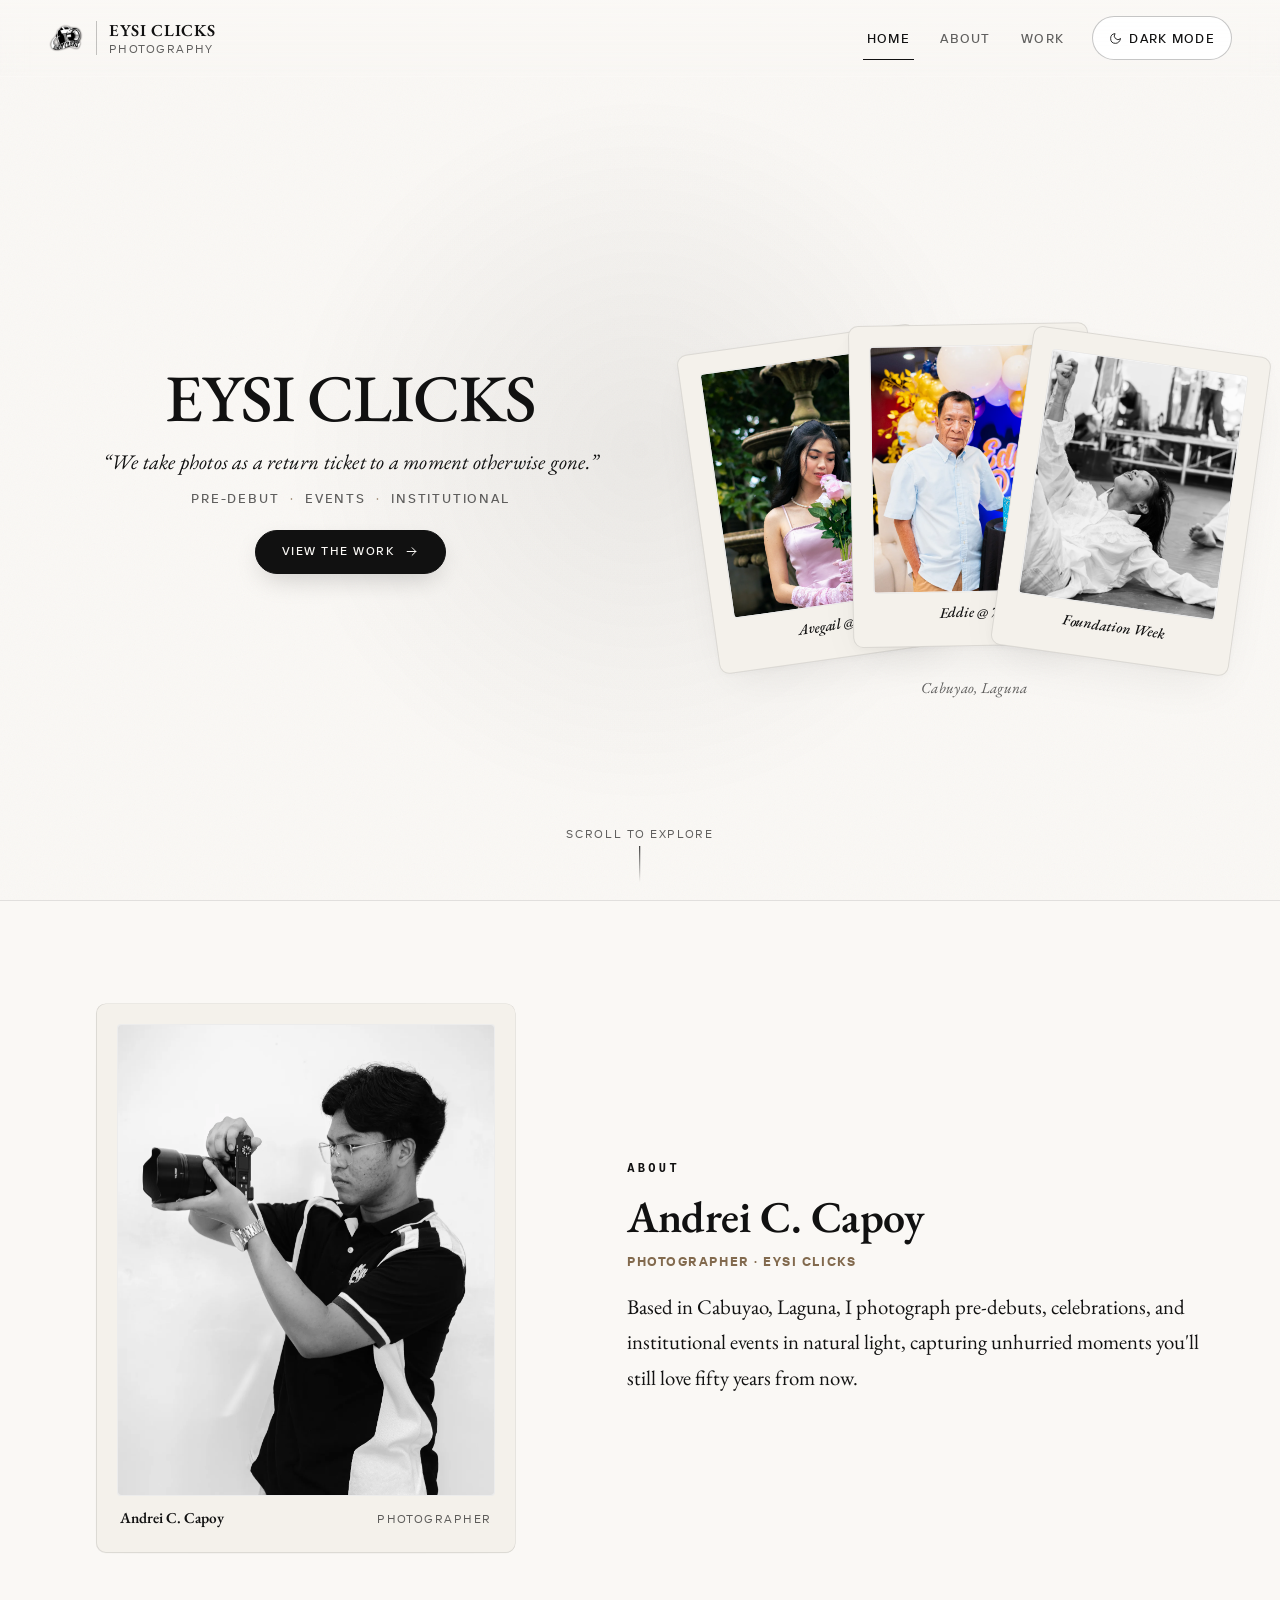
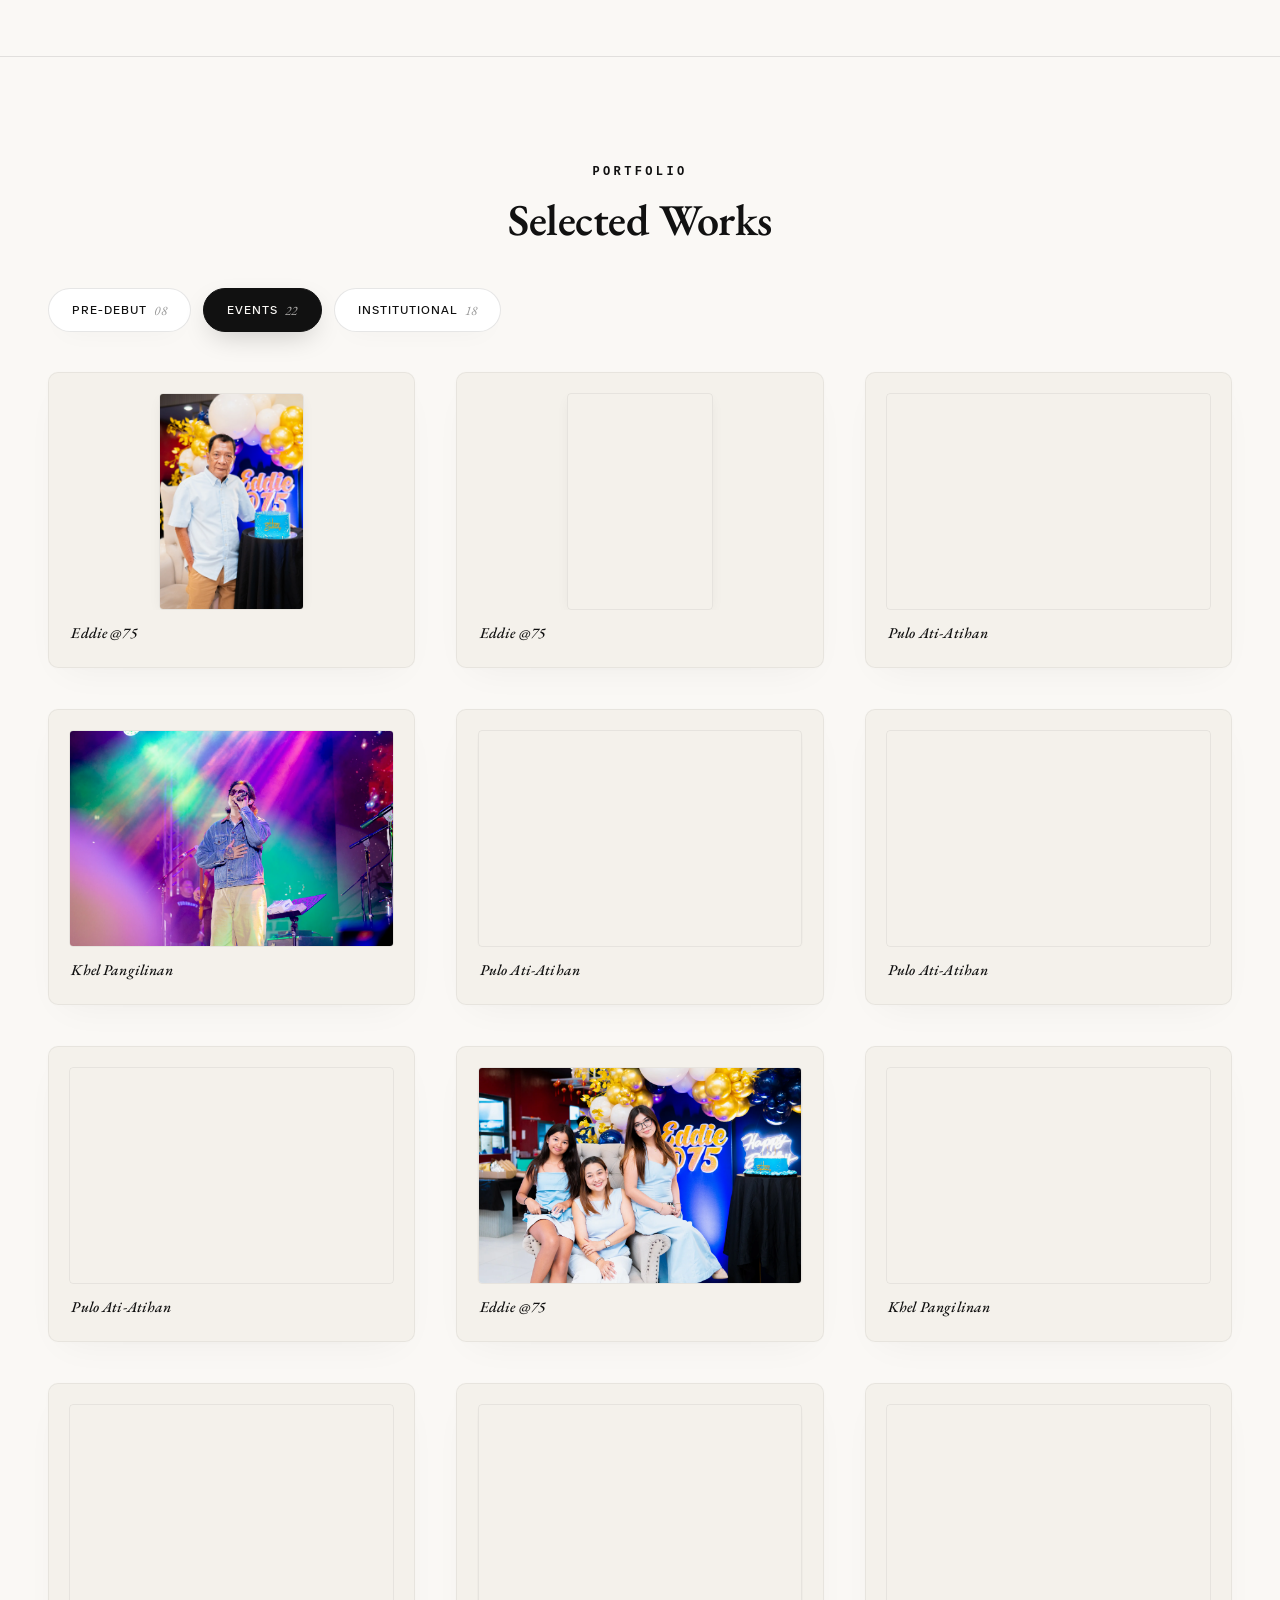
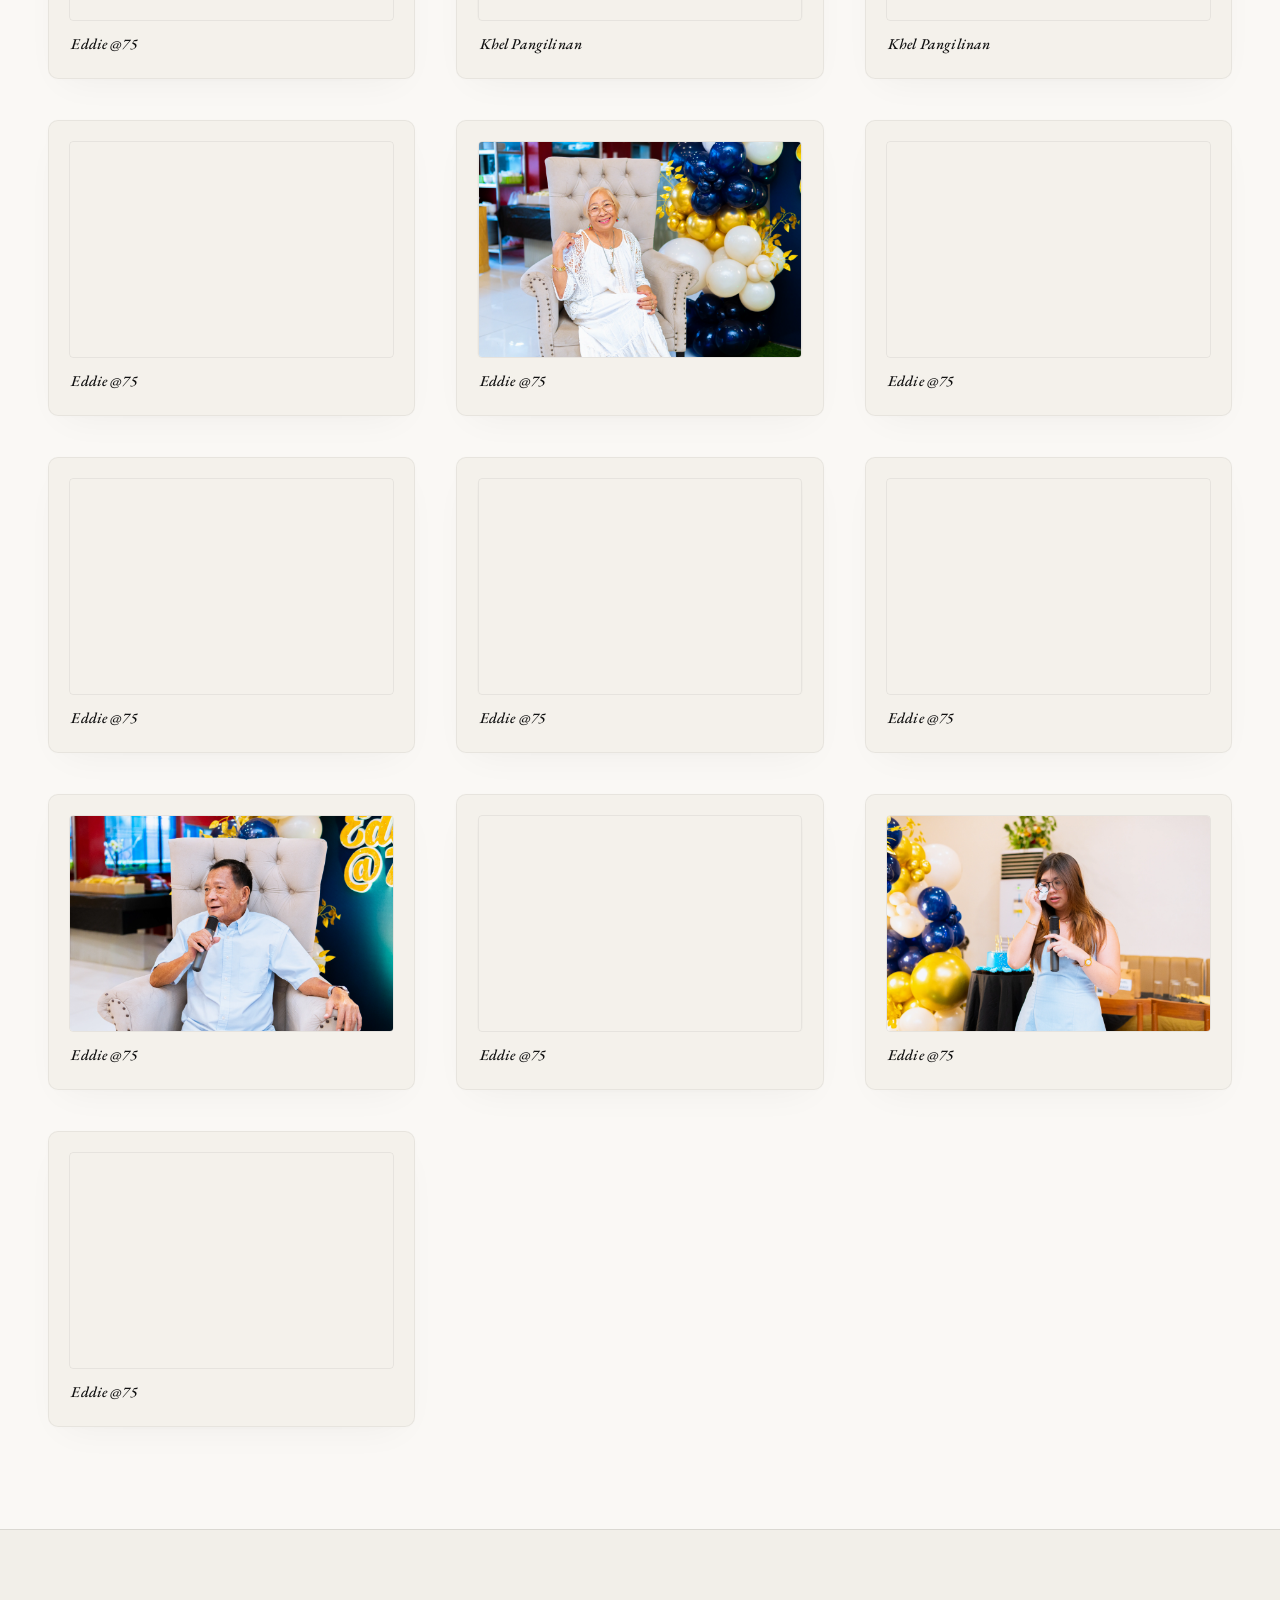
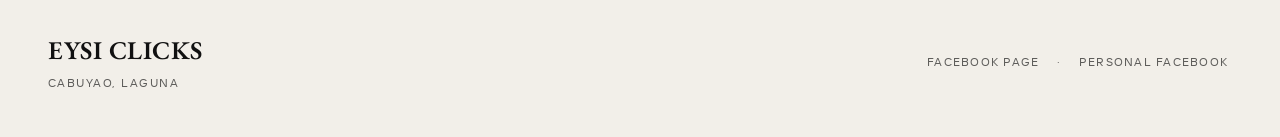
<file: index.html>
<!DOCTYPE html>
<html lang="en" data-theme="light">

<head>
  <meta charset="UTF-8">
  <style>html{background:#faf8f5}html[data-theme="dark"]{background:#0a0a0b}</style>
  <meta name="viewport" content="width=device-width, initial-scale=1.0, viewport-fit=cover">
  <title>EYSI CLICKS — Photographer in Cabuyao, Laguna</title>
  <meta name="description" content="Natural light photography for pre-debuts, celebrations, and institutional events in Cabuyao, Laguna by Andrei C. Capoy.">
  <meta name="author" content="Andrei C. Capoy">
  <link rel="canonical" href="https://eysiarw.github.io/Eysi-CLicks-Portfolio/">
  <meta name="theme-color" content="#faf8f5" id="meta-theme-color">

  <!-- Open Graph / Facebook -->
  <meta property="og:type" content="website">
  <meta property="og:url" content="https://eysiarw.github.io/Eysi-CLicks-Portfolio/">
  <meta property="og:title" content="EYSI CLICKS — Photographer in Cabuyao, Laguna">
  <meta property="og:description" content="Natural light photography for pre-debuts, celebrations, and institutional events in Cabuyao, Laguna by Andrei C. Capoy.">
  <meta property="og:image" content="https://eysiarw.github.io/Eysi-CLicks-Portfolio/og-preview.jpg">
  <meta property="og:image:width" content="1200">
  <meta property="og:image:height" content="630">
  <meta property="og:image:alt" content="EYSI CLICKS Photography — Pre-Debut, Events, Institutional">
  <meta property="og:site_name" content="EYSI CLICKS">

  <!-- Twitter Card -->
  <meta name="twitter:card" content="summary_large_image">
  <meta name="twitter:title" content="EYSI CLICKS — Photographer in Cabuyao, Laguna">
  <meta name="twitter:description" content="Natural light photography for pre-debuts, celebrations, and institutional events in Cabuyao, Laguna by Andrei C. Capoy.">
  <meta name="twitter:image" content="https://eysiarw.github.io/Eysi-CLicks-Portfolio/og-preview.jpg">
  <meta name="twitter:image:alt" content="EYSI CLICKS Photography — Pre-Debut, Events, Institutional">

  <!-- Favicon Suite -->
  <link rel="icon" type="image/svg+xml" href="favicon.svg?v=2">
  <link rel="icon" type="image/png" sizes="32x32" href="favicon-32x32.png?v=2">
  <link rel="icon" type="image/png" sizes="16x16" href="favicon-16x16.png?v=2">
  <link rel="apple-touch-icon" sizes="180x180" href="apple-touch-icon.png?v=2">
  <link rel="alternate icon" href="favicon.ico?v=2">

  <!-- Critical Resource Preloading -->
  <link rel="preload" href="eysi-clicks-logo.png" as="image">
  <link rel="preload" fetchpriority="high" as="image" href="predebut/portrait/EYSI-2-22.webp" type="image/webp">

  <!-- Typography Preconnect & Google Fonts -->
  <link rel="preconnect" href="https://fonts.googleapis.com">
  <link rel="preconnect" href="https://fonts.gstatic.com" crossorigin>
  <link
    href="https://fonts.googleapis.com/css2?family=EB+Garamond:ital,wght@0,400;0,500;0,600;0,700;0,800;1,400;1,600;1,700&display=swap"
    rel="stylesheet"
  >

  <!-- Styles -->
  <link rel="stylesheet" href="styles.css">

  <!-- JSON-LD Structured Data for Local SEO & Photography Portfolio -->
  <script type="application/ld+json">
  {
    "@context": "https://schema.org",
    "@type": ["LocalBusiness", "Photographer"],
    "name": "EYSI CLICKS",
    "founder": {
      "@type": "Person",
      "name": "Andrei C. Capoy"
    },
    "description": "Natural light photography for pre-debuts, celebrations, and institutional events based in Cabuyao, Laguna.",
    "url": "https://eysiarw.github.io/Eysi-CLicks-Portfolio/",
    "areaServed": ["Cabuyao", "Laguna", "Region IV-A"],
    "image": "https://eysiarw.github.io/Eysi-CLicks-Portfolio/og-preview.jpg",
    "sameAs": [
      "https://www.facebook.com/profile.php?id=61564911851468",
      "https://www.facebook.com/Barneylooo/"
    ]
  }
  </script>
</head>

<body>

  <a href="#gallery" class="skip-link">Skip to Gallery</a>

  <div class="grain" aria-hidden="true"></div>

  <nav id="navbar" aria-label="Primary">
    <a href="#hero" class="nav-logo" aria-label="EYSI CLICKS Home">
      <img src="eysi-clicks-logo.png" alt="EYSI CLICKS" class="nav-logo-img" width="800" height="800" decoding="async">
      <span class="nav-logo-meta" aria-hidden="true">
        <span class="nav-logo-studio">EYSI CLICKS</span>
        <span class="nav-logo-folio">PHOTOGRAPHY</span>
      </span>
    </a>

    <div class="nav-actions">
      <ul class="nav-links">
        <li><a href="#hero" class="nav-link active" data-section="hero">Home</a></li>
        <li><a href="#about" class="nav-link" data-section="about">About</a></li>
        <li><a href="#gallery" class="nav-link" data-section="gallery">Work</a></li>
      </ul>

      <button type="button" class="theme-toggle" id="theme-toggle" aria-label="Switch to dark mode" title="Toggle daylight / dark mode">
        <svg class="theme-icon theme-icon-sun" viewBox="0 0 24 24" fill="none" stroke="currentColor" stroke-width="1.6" aria-hidden="true">
          <circle cx="12" cy="12" r="4.5"></circle>
          <path d="M12 2v2.5M12 19.5V22M4.93 4.93l1.77 1.77M17.3 17.3l1.77 1.77M2 12h2.5M19.5 12H22M4.93 19.07l1.77-1.77M17.3 6.7l1.77-1.77" stroke-linecap="round"></path>
        </svg>
        <svg class="theme-icon theme-icon-moon" viewBox="0 0 24 24" fill="none" stroke="currentColor" stroke-width="1.6" aria-hidden="true">
          <path d="M21 12.79A9 9 0 1 1 11.21 3 7 7 0 0 0 21 12.79z" stroke-linecap="round" stroke-linejoin="round"></path>
        </svg>
        <span class="theme-toggle-label" id="theme-toggle-label">Dark mode</span>
      </button>
    </div>
  </nav>


  <main>

  <section id="hero">

    <div class="hero-glow" aria-hidden="true"></div>

    <div class="hero-inner">
      <div class="hero-content">
        <h1 class="hero-title">
          <span class="hero-title-word eysi">EYSI</span>
          <span class="hero-title-word clicks">CLICKS</span>
        </h1>

        <p class="hero-tagline">“We take photos as a return ticket to a moment otherwise gone.”</p>

        <p class="hero-categories">
          <span>Pre-Debut</span>
          <span class="cat-sep" aria-hidden="true">·</span>
          <span>Events</span>
          <span class="cat-sep" aria-hidden="true">·</span>
          <span>Institutional</span>
        </p>

        <div class="hero-cta-group">
          <a href="#gallery" class="btn-editorial btn-editorial-primary">
            <span>View the work</span>
            <svg viewBox="0 0 24 24" fill="none" stroke="currentColor" stroke-width="1.6" aria-hidden="true">
              <path d="M5 12h14M13 6l6 6-6 6" stroke-linecap="round" stroke-linejoin="round"></path>
            </svg>
          </a>
        </div>
      </div>

      <div class="hero-showcase">
        <div class="hero-deck" aria-label="Curated photography highlights">

          <!-- Card 1: Pre-Debut (Left) -->
          <figure class="hero-monument hero-card hero-card-left hero-frame" data-cat="predebut" data-slug="eysi-2-22" data-idx="0" role="button" tabindex="0" aria-label="View Avegail @18 (Pre-Debut) in Lightbox">
            <div class="hero-monument-mat">
              <picture>
                <source srcset="predebut/portrait/EYSI-2-22.webp" type="image/webp">
                <img src="predebut/portrait/EYSI-2-22.jpg" alt="Avegail @18 · Pre-Debut Portrait" fetchpriority="high" decoding="async" width="800" height="1000">
              </picture>
              <figcaption class="hero-monument-caption">
                <span class="monument-title">Avegail @ 18</span>
                <span class="monument-sep" aria-hidden="true">·</span>
                <span class="monument-context">Pre-Debut</span>
              </figcaption>
            </div>
          </figure>

          <!-- Card 2: Events (Center) -->
          <figure class="hero-monument hero-card hero-card-center hero-frame" data-cat="events" data-slug="eysi-7-3" data-idx="0" role="button" tabindex="0" aria-label="View Eddie @75 (Events) in Lightbox">
            <div class="hero-monument-mat">
              <picture>
                <source srcset="events/portrait/EYSI-7-3.webp" type="image/webp">
                <img src="events/portrait/EYSI-7-3.jpg" alt="Eddie @75 · Events Portrait" decoding="async" width="800" height="1000">
              </picture>
              <figcaption class="hero-monument-caption">
                <span class="monument-title">Eddie @ 75</span>
                <span class="monument-sep" aria-hidden="true">·</span>
                <span class="monument-context">Events</span>
              </figcaption>
            </div>
          </figure>

          <!-- Card 3: Institutional (Right) -->
          <figure class="hero-monument hero-card hero-card-right hero-frame" data-cat="institutional" data-slug="eysi-109" data-idx="4" role="button" tabindex="0" aria-label="View Foundation Week (Institutional) in Lightbox">
            <div class="hero-monument-mat">
              <picture>
                <source srcset="institutional/EYSI-109.webp" type="image/webp">
                <img src="institutional/EYSI-109.jpg" alt="Foundation Week · Institutional" decoding="async" width="1200" height="800">
              </picture>
              <figcaption class="hero-monument-caption">
                <span class="monument-title">Foundation Week</span>
                <span class="monument-sep" aria-hidden="true">·</span>
                <span class="monument-context">Institutional</span>
              </figcaption>
            </div>
          </figure>

        </div>

        <div class="memory-motif" aria-hidden="true">
          <span class="motif-text">Cabuyao, Laguna</span>
        </div>
      </div>
    </div>

    <div class="hero-scroll-hint" aria-hidden="true">
      <span>Scroll to explore</span>
      <div class="scroll-line"></div>
    </div>

  </section>


  <section id="about" class="page-section">

    <div class="about-wrap">

      <figure class="about-img">
        <div class="about-img-inner">
          <picture>
            <source srcset="EYSI-3-15.webp" type="image/webp">
            <img src="EYSI-3-15.jpg" alt="Andrei C. Capoy portrait" loading="lazy" decoding="async" width="800" height="1000">
          </picture>
        </div>
        <figcaption class="about-img-tag">
          <span class="about-tag-name">Andrei C. Capoy</span>
          <span class="about-tag-role">Photographer</span>
        </figcaption>
      </figure>

      <div class="about-text">
        <p class="section-eyebrow">About</p>
        <h2 class="section-title">Andrei C. Capoy</h2>
        <p class="about-role">Photographer · EYSI CLICKS</p>
        <p class="about-bio">
          Based in Cabuyao, Laguna, I photograph pre-debuts, celebrations, and institutional events in natural light, capturing unhurried moments you'll still love fifty years from now.
        </p>
      </div>

    </div>

  </section>


  <section id="gallery" class="page-section">

    <div class="section-header">
      <p class="section-eyebrow">Portfolio</p>
      <h2 class="section-title" id="gallery-heading" tabindex="-1">Selected Works</h2>
    </div>

    <!-- Gallery controls: unified category pill filters -->
    <div class="gallery-controls">

      <div class="cat-tabs" role="tablist" aria-label="Photo categories">
        <button type="button" class="cat-tab" id="tab-predebut" data-tab="predebut" role="tab" aria-selected="false" aria-controls="panel-predebut" tabindex="-1">
          <span class="cat-tab-name">Pre-Debut</span>
          <span class="cat-tab-count" id="count-predebut">08</span>
        </button>
        <button type="button" class="cat-tab active" id="tab-events" data-tab="events" role="tab" aria-selected="true" aria-controls="panel-events" tabindex="0">
          <span class="cat-tab-name">Events</span>
          <span class="cat-tab-count" id="count-events">22</span>
        </button>
        <button type="button" class="cat-tab" id="tab-institutional" data-tab="institutional" role="tab" aria-selected="false" aria-controls="panel-institutional" tabindex="-1">
          <span class="cat-tab-name">Institutional</span>
          <span class="cat-tab-count" id="count-institutional">18</span>
        </button>
      </div>

    </div>


    <noscript>
      <div class="noscript-notice">
        <p>Viewing the interactive portfolio with filter switching, slideshow, and full-resolution photo inspection requires JavaScript.</p>
      </div>
    </noscript>

    <div class="cat-panel" id="panel-predebut" role="tabpanel" aria-labelledby="tab-predebut">
      <!-- Photos populated dynamically via app.js; static fallback for noscript -->
      <div class="photo-grid" id="grid-predebut">
        <figure class="photo-item is-revealed">
          <picture>
            <source srcset="predebut/portrait/EYSI-2-22.webp" type="image/webp">
            <img src="predebut/portrait/EYSI-2-22.jpg" alt="Avegail @18 · Pre-Debut portrait" width="800" height="1000" loading="lazy" decoding="async">
          </picture>
          <figcaption class="photo-overlay"><span class="photo-label">Avegail @18</span></figcaption>
        </figure>
        <figure class="photo-item is-revealed">
          <picture>
            <source srcset="predebut/portrait/EYSI-5-5.webp" type="image/webp">
            <img src="predebut/portrait/EYSI-5-5.jpg" alt="Trisha @20 · Pre-Debut portrait" width="800" height="1000" loading="lazy" decoding="async">
          </picture>
          <figcaption class="photo-overlay"><span class="photo-label">Trisha @20</span></figcaption>
        </figure>
        <figure class="photo-item is-revealed">
          <picture>
            <source srcset="predebut/portrait/EYSI-6-3.webp" type="image/webp">
            <img src="predebut/portrait/EYSI-6-3.jpg" alt="Anne @20 · Pre-Debut portrait" width="800" height="1000" loading="lazy" decoding="async">
          </picture>
          <figcaption class="photo-overlay"><span class="photo-label">Anne @20</span></figcaption>
        </figure>
        <figure class="photo-item is-revealed">
          <picture>
            <source srcset="predebut/portrait/EYSI-7-3.webp" type="image/webp">
            <img src="predebut/portrait/EYSI-7-3.jpg" alt="Anne @20 · Pre-Debut portrait" width="800" height="1000" loading="lazy" decoding="async">
          </picture>
          <figcaption class="photo-overlay"><span class="photo-label">Anne @20</span></figcaption>
        </figure>
        <figure class="photo-item is-revealed">
          <picture>
            <source srcset="predebut/portrait/EYSI-8-3.webp" type="image/webp">
            <img src="predebut/portrait/EYSI-8-3.jpg" alt="Anne @20 · Pre-Debut portrait" width="800" height="1000" loading="lazy" decoding="async">
          </picture>
          <figcaption class="photo-overlay"><span class="photo-label">Anne @20</span></figcaption>
        </figure>
      </div>
    </div>

    <div class="cat-panel active" id="panel-events" role="tabpanel" aria-labelledby="tab-events">
      <!-- Photos populated dynamically via app.js; static fallback for initial load & noscript -->
      <div class="photo-grid" id="grid-events">
        <figure class="photo-item is-revealed">
          <picture>
            <source srcset="events/portrait/EYSI-7-3.webp" type="image/webp">
            <img src="events/portrait/EYSI-7-3.jpg" alt="Eddie @75 · Events portrait" width="800" height="1000" loading="lazy" decoding="async">
          </picture>
          <figcaption class="photo-overlay"><span class="photo-label">Eddie @75</span></figcaption>
        </figure>
        <figure class="photo-item is-revealed">
          <picture>
            <source srcset="events/portrait/EYSI-8-3.webp" type="image/webp">
            <img src="events/portrait/EYSI-8-3.jpg" alt="Eddie @75 · Events portrait" width="800" height="1000" loading="lazy" decoding="async">
          </picture>
          <figcaption class="photo-overlay"><span class="photo-label">Eddie @75</span></figcaption>
        </figure>
        <figure class="photo-item is-revealed">
          <picture>
            <source srcset="events/landscape/EYSI-1-62.webp" type="image/webp">
            <img src="events/landscape/EYSI-1-62.jpg" alt="Pulo Ati-Atihan · Events photograph" width="1200" height="800" loading="lazy" decoding="async">
          </picture>
          <figcaption class="photo-overlay"><span class="photo-label">Pulo Ati-Atihan</span></figcaption>
        </figure>
        <figure class="photo-item is-revealed">
          <picture>
            <source srcset="events/landscape/EYSI-1.webp" type="image/webp">
            <img src="events/landscape/EYSI-1.jpg" alt="Khel Pangilinan · Events photograph" width="1200" height="800" loading="lazy" decoding="async">
          </picture>
          <figcaption class="photo-overlay"><span class="photo-label">Khel Pangilinan</span></figcaption>
        </figure>
        <figure class="photo-item is-revealed">
          <picture>
            <source srcset="events/landscape/EYSI-2-22.webp" type="image/webp">
            <img src="events/landscape/EYSI-2-22.jpg" alt="Pulo Ati-Atihan · Events photograph" width="1200" height="800" loading="lazy" decoding="async">
          </picture>
          <figcaption class="photo-overlay"><span class="photo-label">Pulo Ati-Atihan</span></figcaption>
        </figure>
        <figure class="photo-item is-revealed">
          <picture>
            <source srcset="events/landscape/EYSI-3-16.webp" type="image/webp">
            <img src="events/landscape/EYSI-3-16.jpg" alt="Pulo Ati-Atihan · Events photograph" width="1200" height="800" loading="lazy" decoding="async">
          </picture>
          <figcaption class="photo-overlay"><span class="photo-label">Pulo Ati-Atihan</span></figcaption>
        </figure>
      </div>
    </div>

    <div class="cat-panel" id="panel-institutional" role="tabpanel" aria-labelledby="tab-institutional">
      <!-- Photos populated dynamically via app.js -->
      <div class="photo-grid" id="grid-institutional"></div>
    </div>
  </section>

  <!-- Screen reader live announcement region for gallery state changes -->
  <div id="gallery-announcer" class="sr-only" aria-live="polite" aria-atomic="true"></div>
  </main>


  <footer id="footer">
    <div class="footer-colophon">
      <div class="footer-brand-col">
        <div class="logo-ft">EYSI CLICKS</div>
        <p>Cabuyao, Laguna</p>
      </div>

      <div class="ft-socials" aria-label="Social links">
        <a href="https://www.facebook.com/profile.php?id=61564911851468" target="_blank" rel="noopener noreferrer" class="ft-link">Facebook Page</a>
        <span class="ft-sep" aria-hidden="true">·</span>
        <a href="https://www.facebook.com/Barneylooo/" target="_blank" rel="noopener noreferrer" class="ft-link">Personal Facebook</a>
      </div>
    </div>
  </footer>

  <!-- Return to Surface (Back to Top) -->
  <button type="button" class="back-to-top" id="back-to-top" aria-label="Return to top">
    <svg class="btt-arrow" viewBox="0 0 16 16" fill="none" stroke="currentColor" stroke-width="1.6" aria-hidden="true">
      <path d="M8 13V3M3.5 7.5L8 3l4.5 4.5" stroke-linecap="round" stroke-linejoin="round"></path>
    </svg>
    <span class="btt-text">TOP</span>
  </button>


  <div class="lightbox" id="lightbox" role="dialog" aria-modal="true" aria-label="Photo viewer">

    <div class="lightbox-topbar">
      <div class="lightbox-meta-left">
        <span class="lb-badge" id="lightbox-cat-badge">Portfolio</span>
      </div>

      <div class="lightbox-toolbar">
        <button type="button" class="lb-tool-btn" id="lb-play-btn" aria-pressed="false" title="Toggle Slideshow (P)">
          <svg class="icon-play" viewBox="0 0 18 18" fill="none" stroke="currentColor" stroke-width="1.5" aria-hidden="true">
            <polygon points="5,3 15,9 5,15" fill="currentColor"></polygon>
          </svg>
          <span id="lb-play-label">Slideshow</span>
        </button>

        <button type="button" class="lb-tool-btn" id="lb-zoom-btn" aria-pressed="false" title="Toggle Zoom (Z)">
          <svg viewBox="0 0 18 18" fill="none" stroke="currentColor" stroke-width="1.5" aria-hidden="true">
            <circle cx="8" cy="8" r="5.5"></circle>
            <path d="M15.5 15.5l-3.5-3.5M8 5.5v5M5.5 8h5" stroke-linecap="round"></path>
          </svg>
          <span>Zoom</span>
        </button>

        <button type="button" class="lightbox-close" id="lightbox-close" aria-label="Close photo viewer">
          <svg viewBox="0 0 18 18" fill="none" stroke="currentColor" stroke-width="1.6" aria-hidden="true">
            <path d="M4 4l10 10M14 4L4 14" stroke-linecap="round"></path>
          </svg>
        </button>
      </div>
    </div>

    <button type="button" class="lightbox-nav lightbox-prev" id="lightbox-prev" aria-label="Previous photo">
      <svg viewBox="0 0 20 20" fill="none" stroke="currentColor" stroke-width="1.6" aria-hidden="true">
        <path d="M13 4L7 10l6 6" stroke-linecap="round" stroke-linejoin="round"></path>
      </svg>
    </button>

    <div class="lightbox-stage">
      <div class="lightbox-frame-wrap" id="lightbox-frame-wrap">
        <div class="lightbox-mat-viewport">
          <img class="lightbox-img" id="lightbox-img" src="predebut/portrait/EYSI-2-22.jpg" alt="Featured photograph — Avegail @ 18" title="Click to zoom or inspect detail" width="1600" height="1066" decoding="async">
        </div>
        <div class="lightbox-slideshow-bar" id="lightbox-slideshow-bar" aria-hidden="true"></div>
      </div>

      <div class="lightbox-caption" id="lightbox-caption">
        <span class="lightbox-title" id="lightbox-title">Avegail @ 18</span>
        <span class="lightbox-sep" id="lightbox-sep-2" aria-hidden="true">·</span>
        <span class="lightbox-counter" id="lightbox-counter">01 / 08</span>
      </div>

      <div class="lightbox-filmstrip" id="lightbox-filmstrip" role="tablist" aria-label="Photo thumbnails">
        <button type="button" class="filmstrip-thumb active" role="tab" aria-selected="true" aria-label="Photo 01">
          <img src="predebut/portrait/EYSI-2-22.webp" alt="Photo 01 preview" width="64" height="48" decoding="async">
        </button>
      </div>
    </div>

    <button type="button" class="lightbox-nav lightbox-next" id="lightbox-next" aria-label="Next photo">
      <svg viewBox="0 0 20 20" fill="none" stroke="currentColor" stroke-width="1.6" aria-hidden="true">
        <path d="M7 4l6 6-6 6" stroke-linecap="round" stroke-linejoin="round"></path>
      </svg>
    </button>

  </div>


  <!-- Scripts — loaded last so DOM is ready -->
  <script src="app.js"></script>

</body>
</html>
</file>
<file: styles.css>
/* ============================================================
   EYSI CLICKS — Luxury Editorial & Museum Portfolio Stylesheet
   Sections:
     1.  Local Typefaces & Design System Tokens (Light + Darkroom)
     2.  Base, Scroll & Accessibility Foundations
     3.  Archival Grain & Bespoke Optical Loupe Cursor
     4.  Navigation, Telemetry HUD & Theme Switcher
     5.  Hero Exhibition Section & Floating Archival Plates
     6.  Philosophy / Auteur Spread & Exhibition Ledger
     7.  Gallery Archive Controls, Series Filter & View Switcher
     8.  Exhibition Grid & Contact Sheet Proof Layout
     9.  Photo Plate Item, Viewfinder Reticles & Editorial Plaque
    10.  Darkroom Lightbox Inspector, Museum Mat & Filmstrip
    11.  Colophon Footer
    12.  View Transitions, Keyframes & Reduced Motion
   ============================================================ */


/* ── 1. LOCAL TYPEFACES (Curated Combinations) ── */


@font-face {
  font-family: 'TT Interphases';
  src: url('fonts/TT-Interphases-Regular.ttf') format('truetype');
  font-weight: 400;
  font-style: normal;
  font-display: swap;
}

@font-face {
  font-family: 'TT Interphases';
  src: url('fonts/TT-Interphases-Medium.ttf') format('truetype');
  font-weight: 500;
  font-style: normal;
  font-display: swap;
}

@font-face {
  font-family: 'TT Interphases';
  src: url('fonts/TT-Interphases-Bold.ttf') format('truetype');
  font-weight: 700;
  font-style: normal;
  font-display: swap;
}


/* ── 1b. RESET & DESIGN SYSTEM TOKENS ── */

*, *::before, *::after {
  box-sizing: border-box;
  margin: 0;
  padding: 0;
}

:root,
html[data-theme="light"] {
  --bg:               #faf8f5;
  --bg2:              #f2efe9;
  --surface:          #ffffff;
  --surface-elevated: rgba(255, 255, 255, 0.92);
  --surface-mat:      #f4f1eb;
  --border:           rgba(17, 17, 17, 0.10);
  --border-strong:    rgba(17, 17, 17, 0.24);
  --text:             #111111;
  --text-muted:       rgba(17, 17, 17, 0.66);
  --text-subtle:      rgba(17, 17, 17, 0.60);
  --accent-bronze:    #826a4e;
  --nav-bg:           linear-gradient(to bottom, rgba(250, 248, 245, 0.96), rgba(250, 248, 245, 0));
  --nav-bg-scrolled:  rgba(250, 248, 245, 0.94);
  --shadow-ambient:   0 20px 50px -15px rgba(0, 0, 0, 0.08), 0 2px 8px rgba(0, 0, 0, 0.03);
  --shadow-elevated:  0 30px 70px -15px rgba(0, 0, 0, 0.16), 0 4px 16px rgba(0, 0, 0, 0.06);
  --shadow-btn-primary: 0 10px 28px -8px rgba(0, 0, 0, 0.22);
  --shadow-btn-hover:   0 16px 36px -8px rgba(0, 0, 0, 0.32);
  --header-height:    5rem;
  --shutter-ease:     cubic-bezier(0.22, 1, 0.36, 1);
  --motion-ease-cinematic: cubic-bezier(0.22, 1, 0.36, 1);
  --motion-ease-subtle:    cubic-bezier(0.16, 1, 0.3, 1);
  --motion-ease-spring:    cubic-bezier(0.25, 1.25, 0.5, 1.0);
  --motion-ease-reveal:    cubic-bezier(0.16, 1, 0.3, 1);
  --motion-duration-fast:   180ms;
  --motion-duration-ui:     280ms;
  --motion-duration-medium: 450ms;
  --motion-duration-slow:   850ms;
  --motion-duration-hero:   1100ms;

  /* Hero Choreographed Motion Tokens */
  --motion-delay-bg:       0ms;
  --motion-delay-nav:      80ms;
  --motion-delay-title:    260ms;
  --motion-delay-deck:     380ms;
  --motion-delay-tagline:  480ms;
  --motion-delay-categories: 580ms;
  --motion-delay-cta:      680ms;
  --motion-delay-motif:    820ms;
  --motion-delay-scroll:   1050ms;
  --radius-pill:      9999px;
  --radius-mat:       10px;
  --radius-photo:     4px;
  --radius-stage:     16px;
  --font-mono:        ui-monospace, SFMono-Regular, "SF Mono", Menlo, Monaco, Consolas, monospace;

  /* Disciplined 2-Family Editorial Typographic System */
  --font-garamond:      'EB Garamond', Georgia, serif;
  --font-interphases:   'TT Interphases', -apple-system, BlinkMacSystemFont, 'Segoe UI', Roboto, sans-serif;

  /* Unified Container & Rhythm Tokens */
  --container-max:      1280px;
  --container-pad:      clamp(1.25rem, 4vw, 3rem);
  --section-pad-y:      clamp(4.5rem, 8vw, 6.5rem);
  --mat-pad:            1.25rem 1.25rem 1.5rem 1.25rem;
  --control-height:     44px;
  --tab-height:         44px;

  /* Disciplined 8px Spacing Scale */
  --space-2xs:          0.25rem;  /* 4px */
  --space-xs:           0.5rem;   /* 8px */
  --space-sm:           0.75rem;  /* 12px */
  --space-md:           1rem;     /* 16px */
  --space-lg:           1.5rem;   /* 24px */
  --space-xl:           2rem;     /* 32px */
  --space-2xl:          3rem;     /* 48px */
  --space-3xl:          4.5rem;   /* 72px */

  /* Cohesive 6-Level Typography Scale Tokens */
  --fs-display:         clamp(2.35rem, 5.2vw, 4.25rem);
  --fs-h2:              clamp(1.85rem, 3.8vw, 2.75rem);
  --fs-h3:              clamp(1.25rem, 2.2vw, 1.65rem);
  --fs-body:            0.95rem;
  --fs-caption:         0.8rem;
  --fs-eyebrow:         0.75rem;
}

html[data-theme="dark"] {
  --bg:               #0a0a0b;
  --bg2:              #121214;
  --surface:          #151518;
  --surface-elevated: rgba(24, 24, 28, 0.92);
  --surface-mat:      #1c1c20;
  --border:           rgba(244, 241, 234, 0.11);
  --border-strong:    rgba(244, 241, 234, 0.28);
  --text:             #f4f1ea;
  --text-muted:       rgba(244, 241, 234, 0.68);
  --text-subtle:      rgba(244, 241, 234, 0.52);
  --accent-bronze:    #c5ad8d;
  --nav-bg:           linear-gradient(to bottom, rgba(10, 10, 11, 0.96), rgba(10, 10, 11, 0));
  --nav-bg-scrolled:  rgba(10, 10, 11, 0.94);
  --shadow-ambient:   0 20px 50px -15px rgba(0, 0, 0, 0.55), 0 2px 10px rgba(0, 0, 0, 0.35);
  --shadow-elevated:  0 32px 74px -12px rgba(0, 0, 0, 0.75), 0 6px 20px rgba(0, 0, 0, 0.45);
  --shadow-btn-primary: 0 10px 28px -8px rgba(0, 0, 0, 0.65);
  --shadow-btn-hover:   0 16px 36px -8px rgba(0, 0, 0, 0.85);
}

.sr-only {
  position: absolute;
  width: 1px;
  height: 1px;
  padding: 0;
  margin: -1px;
  overflow: hidden;
  clip: rect(0, 0, 0, 0);
  white-space: nowrap;
  border-width: 0;
}

::selection {
  background: var(--text);
  color: var(--bg);
}

html {
  overflow-x: clip;
  max-width: 100%;
  scrollbar-width: thin;
  scrollbar-color: var(--border-strong) transparent;
  scroll-behavior: smooth;
  scroll-padding-top: calc(var(--header-height) + 1.25rem);
}

::-webkit-scrollbar        { width: 6px; height: 6px; }
::-webkit-scrollbar-track  { background: transparent; }
::-webkit-scrollbar-thumb  { background: var(--border-strong); border-radius: 3px; }
::-webkit-scrollbar-thumb:hover { background: var(--text-muted); }


/* ── 2. BASE / BODY ── */

body {
  background: var(--bg);
  color: var(--text);
  font-family: var(--font-interphases);
  overflow-x: clip;
  max-width: 100%;
  min-height: 100vh;
  min-height: 100dvh;
}

main {
  overflow-x: clip;
  max-width: 100%;
}

#hero {
  min-height: calc(100vh - var(--header-height));
  min-height: calc(100dvh - var(--header-height));
  display: flex;
  flex-direction: column;
  justify-content: center;
}

#about, #gallery {
  display: flex;
  flex-direction: column;
  justify-content: flex-start;
}

@media (min-width: 960px) {
  #about { justify-content: center; }
}


/* ── 3. ARCHIVAL GRAIN & BESPOKE OPTICAL LOUPE CURSOR ── */

.grain {
  position: fixed;
  inset: 0;
  z-index: 1;
  pointer-events: none;
  opacity: 0.042;
  mix-blend-mode: multiply;
  background-image: url("data:image/svg+xml;utf8,<svg xmlns='http://www.w3.org/2000/svg' width='160' height='160'><filter id='g'><feTurbulence type='fractalNoise' baseFrequency='0.85' numOctaves='3' stitchTiles='stitch'/></filter><rect width='100%25' height='100%25' filter='url(%23g)'/></svg>");
  background-size: 160px 160px;
  animation: grainFade 0.40s var(--motion-ease-subtle) var(--motion-delay-bg) backwards;
}

@keyframes grainFade {
  from { opacity: 0; }
  to { opacity: 0.042; }
}

html[data-theme="dark"] .grain {
  mix-blend-mode: screen;
  opacity: 0.035;
}




/* ── 3b. ACCESSIBILITY SKIP LINK ── */

.skip-link {
  position: fixed;
  top: 1.25rem;
  left: 1.5rem;
  z-index: 9999;
  min-height: 44px;
  display: inline-flex;
  align-items: center;
  padding: 0.65rem 1.25rem;
  background: var(--text);
  color: var(--bg);
  font-family: var(--font-interphases);
  font-size: 0.72rem;
  font-weight: 600;
  letter-spacing: 0.12em;
  text-transform: uppercase;
  text-decoration: none;
  border-radius: 2px;
  box-shadow: 0 8px 24px rgba(0, 0, 0, 0.2);
  transform: translateY(-250%);
  transition: transform 0.25s var(--shutter-ease);
}

.skip-link:focus {
  transform: translateY(0);
  outline: 2px solid var(--text);
  outline-offset: 3px;
}


/* ── 4. NAVIGATION ── */

nav {
  position: fixed;
  top: 0;
  left: 0;
  right: 0;
  z-index: 100;
  padding-block: 1rem;
  padding-inline: max(var(--container-pad), calc((100% - var(--container-max)) / 2));
  display: flex;
  align-items: center;
  justify-content: space-between;
  background: var(--nav-bg);
  backdrop-filter: blur(12px);
  -webkit-backdrop-filter: blur(12px);
  border-bottom: 1px solid transparent;
  transition: transform 0.38s var(--motion-ease-cinematic), background 0.35s var(--shutter-ease), border-color 0.35s, box-shadow 0.35s;
}

nav.nav-hidden {
  transform: translateY(-100%);
}

nav.nav-hidden:focus-within {
  transform: translateY(0);
}

nav.is-scrolled {
  background: var(--nav-bg-scrolled);
  border-bottom-color: var(--border);
  box-shadow: 0 4px 24px rgba(0, 0, 0, 0.04);
}

.nav-logo {
  display: flex;
  align-items: center;
  min-height: 44px;
  gap: 0.75rem;
  text-decoration: none;
  color: var(--text);
  line-height: 1;
  animation: navFadeDown 0.42s var(--motion-ease-cinematic) var(--motion-delay-nav) backwards;
}

.nav-logo-img {
  height: 36px;
  width: auto;
  display: block;
  object-fit: contain;
  transition: transform 0.35s var(--shutter-ease), filter 0.35s ease;
}

html[data-theme="dark"] .nav-logo-img,
html[data-theme="dark"] .hero-logo {
  filter: invert(1) brightness(1.05);
}

.nav-logo:hover .nav-logo-img {
  transform: scale(1.04);
}

.nav-logo-meta {
  display: flex;
  flex-direction: column;
  gap: 0.18rem;
  border-left: 1px solid var(--border-strong);
  padding-left: 0.75rem;
}

.nav-logo-studio {
  font-family: var(--font-garamond);
  font-size: 1.05rem;
  font-weight: 600;
  letter-spacing: 0.04em;
  color: var(--text);
  line-height: 1.1;
}

.nav-logo-folio {
  font-family: var(--font-interphases);
  font-size: 0.75rem;
  letter-spacing: 0.12em;
  color: var(--text-muted);
}

@media (max-width: 959px) {
  .nav-logo-meta { display: none; }
}

.nav-actions {
  display: flex;
  align-items: center;
  gap: 1.5rem;
}

.nav-links {
  display: flex;
  gap: 1.4rem;
  list-style: none;
}

.nav-links li:nth-child(1) {
  animation: navFadeDown 0.36s var(--motion-ease-cinematic) calc(var(--motion-delay-nav) + 60ms) backwards;
}

.nav-links li:nth-child(2) {
  animation: navFadeDown 0.36s var(--motion-ease-cinematic) calc(var(--motion-delay-nav) + 110ms) backwards;
}

.nav-links li:nth-child(3) {
  animation: navFadeDown 0.36s var(--motion-ease-cinematic) calc(var(--motion-delay-nav) + 160ms) backwards;
}

.nav-links a {
  position: relative;
  font-family: var(--font-interphases);
  font-size: var(--fs-caption);
  font-weight: 500;
  letter-spacing: 0.1em;
  text-transform: uppercase;
  color: var(--text-muted);
  text-decoration: none;
  transition: color 0.25s;
  padding: 0.65rem 0.25rem;
  min-height: 44px;
  display: inline-flex;
  align-items: center;
}

.nav-links a::after {
  content: '';
  position: absolute;
  left: 0;
  bottom: 0;
  width: 100%;
  height: 1.5px;
  background: var(--text);
  transform: scaleX(0);
  transform-origin: right;
  transition: transform 0.32s var(--motion-ease-cinematic);
}

.nav-links a:hover,
.nav-links a.active {
  color: var(--text);
}

.nav-links a:hover::after,
.nav-links a.active::after {
  transform: scaleX(1);
  transform-origin: left;
}

/* Darkroom / Daylight Theme Toggle */
.theme-toggle {
  display: inline-flex;
  align-items: center;
  justify-content: center;
  gap: 0.45rem;
  min-height: 44px;
  padding: 0.5rem 1rem;
  border-radius: var(--radius-pill);
  border: 1px solid var(--border-strong);
  background: var(--surface-elevated);
  color: var(--text);
  font-family: var(--font-interphases);
  font-size: var(--fs-caption);
  font-weight: 500;
  letter-spacing: 0.1em;
  text-transform: uppercase;
  cursor: pointer;
  transition: background 0.25s, border-color 0.25s, transform 0.25s var(--shutter-ease);
  animation: navFadeDown 0.36s var(--motion-ease-cinematic) calc(var(--motion-delay-nav) + 210ms) backwards;
}

.theme-toggle:hover {
  border-color: var(--text);
  transform: translateY(-1px);
}

.theme-icon {
  width: 13px;
  height: 13px;
  flex-shrink: 0;
}

html[data-theme="light"] .theme-icon-sun { display: none; }
html[data-theme="dark"] .theme-icon-moon { display: none; }

@media (max-width: 768px) {
  nav {
    padding-block: 0.8rem;
  }
  .nav-logo-img {
    height: 30px;
  }
  .nav-actions {
    gap: 0.75rem;
  }
  .nav-links {
    gap: 0.85rem;
  }
  .nav-links a {
    font-size: 0.82rem;
    letter-spacing: 0.08em;
    padding: 0.45rem 0.15rem;
  }
  .theme-toggle-label {
    display: none;
  }
  .theme-toggle {
    padding: 0.48rem;
    min-width: 44px;
    min-height: 44px;
    justify-content: center;
  }
}


/* ── 5. HERO SECTION ── */

#hero {
  position: relative;
  z-index: 1;
  min-height: 100vh;
  min-height: 100dvh;
  display: flex;
  flex-direction: column;
  justify-content: center;
  align-items: center;
  text-align: center;
  padding: calc(var(--header-height) + 1rem) var(--container-pad) 3.5rem;
  overflow: hidden;
}

.hero-glow {
  position: absolute;
  top: 50%;
  left: 50%;
  width: min(720px, 92vw);
  height: min(720px, 92vw);
  transform: translate(-50%, -50%);
  background: radial-gradient(circle, var(--border) 0%, transparent 70%);
  opacity: 0.65;
  z-index: 0;
  pointer-events: none;
  animation: glowFade 0.40s var(--motion-ease-subtle) var(--motion-delay-bg) backwards;
}

.hero-inner {
  position: relative;
  z-index: 2;
  width: 100%;
  max-width: var(--container-max);
  margin: 0 auto;
  display: grid;
  grid-template-columns: 1fr;
  gap: 2.75rem;
  align-items: center;
}

@media (min-width: 960px) {
  .hero-inner {
    grid-template-columns: minmax(0, 1.08fr) minmax(0, 0.92fr);
    gap: clamp(2.5rem, 5vw, 5rem);
    align-items: center;
    justify-items: center;
  }
}

@keyframes navFadeDown {
  from {
    opacity: 0;
    transform: translateY(-8px);
  }
  to {
    opacity: 1;
    transform: translateY(0);
  }
}

@keyframes heroFadeUp {
  from {
    opacity: 0;
    transform: translateY(16px);
  }
  to {
    opacity: 1;
    transform: translateY(0);
  }
}

@keyframes heroMonumentReveal {
  from {
    opacity: 0;
    transform: translateY(14px) scale(0.98);
  }
  to {
    opacity: 1;
    transform: translateY(0) scale(1);
  }
}

@keyframes heroWordReveal {
  from {
    opacity: 0;
    transform: translateY(115%);
    filter: blur(4px);
  }
  to {
    opacity: 1;
    transform: translateY(0);
    filter: blur(0);
  }
}

@keyframes heroScrollHintFade {
  from {
    opacity: 0;
    transform: translate(-50%, 10px);
  }
  to {
    opacity: 1;
    transform: translate(-50%, 0);
  }
}

@keyframes deckFanLeft {
  0% {
    opacity: 0;
    transform: translate(0, 48px) rotate(0deg) scale(0.92);
  }
  68% {
    opacity: 1;
    transform: translate(calc(var(--card-rest-x) * 1.05), calc(var(--card-rest-y) - 4px)) rotate(calc(var(--card-rest-rot) * 1.15)) scale(1.015);
  }
  100% {
    opacity: 1;
    transform: translate(var(--card-rest-x), var(--card-rest-y)) rotate(var(--card-rest-rot)) scale(1);
  }
}

@keyframes deckFanCenter {
  0% {
    opacity: 0;
    transform: translate(0, 44px) rotate(0deg) scale(0.93);
  }
  68% {
    opacity: 1;
    transform: translate(0, -6px) rotate(-1.5deg) scale(1.02);
  }
  100% {
    opacity: 1;
    transform: translate(0, 0) rotate(var(--card-rest-rot)) scale(1);
  }
}

@keyframes deckFanRight {
  0% {
    opacity: 0;
    transform: translate(0, 48px) rotate(0deg) scale(0.92);
  }
  68% {
    opacity: 1;
    transform: translate(calc(var(--card-rest-x) * 1.05), calc(var(--card-rest-y) - 4px)) rotate(calc(var(--card-rest-rot) * 1.15)) scale(1.015);
  }
  100% {
    opacity: 1;
    transform: translate(var(--card-rest-x), var(--card-rest-y)) rotate(var(--card-rest-rot)) scale(1);
  }
}

@keyframes heroEntrance {
  to {
    opacity: 1;
    transform: translateY(0);
  }
}

.hero-content {
  display: flex;
  flex-direction: column;
  align-items: center;
  text-align: center;
  width: 100%;
  max-width: 600px;
  margin-inline: auto;
}

.hero-logo {
  width: clamp(68px, 6.5vw, 88px);
  height: auto;
  margin-bottom: 1rem;
}

.hero-eyebrow {
  font-family: var(--font-interphases);
  font-size: var(--fs-eyebrow);
  font-weight: 600;
  letter-spacing: 0.16em;
  text-transform: uppercase;
  color: var(--text-muted);
  margin-bottom: 0.75rem;
}

.hero-title {
  font-family: var(--font-garamond);
  font-size: var(--fs-display);
  font-weight: 500;
  line-height: 0.96;
  letter-spacing: -0.015em;
  text-transform: uppercase;
  color: var(--text);
  margin-bottom: 0.75rem;
  overflow: hidden;
  padding-bottom: 0.06em;
}

.hero-title-word {
  display: inline-block;
  color: var(--text);
  transform: translateY(0);
}

.hero-title-word.eysi {
  animation: heroWordReveal 0.65s var(--motion-ease-reveal) var(--motion-delay-title) backwards;
}

.hero-title-word.clicks {
  animation: heroWordReveal 0.65s var(--motion-ease-reveal) calc(var(--motion-delay-title) + 100ms) backwards;
}

.hero-tagline {
  font-family: var(--font-garamond);
  font-style: italic;
  font-weight: 400;
  font-size: clamp(1.05rem, 1.8vw, 1.3rem);
  letter-spacing: 0.01em;
  color: var(--text);
  max-width: 540px;
  line-height: 1.5;
  margin-bottom: 0.75rem;
  animation: heroFadeUp 0.55s var(--motion-ease-cinematic) var(--motion-delay-tagline) backwards;
}

.hero-categories {
  font-family: var(--font-interphases);
  font-size: var(--fs-caption);
  font-weight: 500;
  letter-spacing: 0.14em;
  text-transform: uppercase;
  color: var(--text-muted);
  margin-bottom: 1.5rem;
  display: flex;
  align-items: center;
  justify-content: center;
  gap: 0.65rem;
  animation: heroFadeUp 0.50s var(--motion-ease-cinematic) var(--motion-delay-categories) backwards;
}

.hero-categories .cat-sep {
  color: var(--accent-bronze);
  opacity: 0.7;
}

.memory-motif {
  display: inline-flex;
  align-items: center;
  gap: 0.65rem;
  font-family: var(--font-garamond);
  font-style: italic;
  font-size: var(--fs-body);
  letter-spacing: 0.02em;
  color: var(--text-muted);
  padding: 0.25rem 0;
  border: none;
  border-radius: 0;
  background: transparent;
  backdrop-filter: none;
  -webkit-backdrop-filter: none;
  box-shadow: none;
  margin-bottom: 1rem;
  animation: heroFadeUp 0.55s var(--motion-ease-cinematic) var(--motion-delay-motif) backwards;
}

.motif-sep {
  color: var(--accent-bronze);
  font-size: 0.95rem;
  line-height: 1;
}

.hero-divider {
  width: 48px;
  height: 1px;
  background: var(--border-strong);
  margin: 0.5rem 0 1rem;
}

@media (max-width: 959px) {
  .hero-divider {
    margin: 0.5rem auto 1rem;
  }
}

.hero-sub {
  font-family: var(--font-interphases);
  font-size: var(--fs-caption);
  letter-spacing: 0.12em;
  text-transform: uppercase;
  color: var(--text-muted);
  margin-bottom: 1.5rem;
  animation: heroFadeUp 0.70s var(--motion-ease-cinematic) 0.45s backwards;
}

.hero-cta-group {
  display: flex;
  align-items: center;
  justify-content: center;
  flex-wrap: wrap;
  gap: 0.85rem;
  animation: heroFadeUp 0.48s var(--motion-ease-cinematic) var(--motion-delay-cta) backwards;
}

@media (max-width: 480px) {
  .hero-cta-group {
    width: 100%;
    flex-direction: column;
  }
  .hero-cta-group .btn-editorial {
    width: 100%;
  }
}

.btn-editorial {
  display: inline-flex;
  align-items: center;
  justify-content: center;
  gap: 0.6rem;
  min-height: var(--control-height);
  padding: 0.72rem 1.6rem;
  font-family: var(--font-interphases);
  font-size: 0.78rem;
  font-weight: 500;
  line-height: 1;
  letter-spacing: 0.12em;
  text-transform: uppercase;
  text-decoration: none;
  border-radius: var(--radius-pill);
  cursor: pointer;
  transition: all 0.3s var(--shutter-ease);
}

.btn-editorial:active {
  transform: scale(0.98);
}

.btn-editorial svg {
  width: 15px;
  height: 15px;
  flex-shrink: 0;
  transition: transform 0.3s var(--shutter-ease);
}

.btn-editorial-primary {
  background: var(--text);
  color: var(--bg);
  border: 1px solid var(--text);
  box-shadow: var(--shadow-btn-primary);
}

.btn-editorial-primary:hover {
  transform: translateY(-2px);
  box-shadow: var(--shadow-btn-hover);
}

.btn-editorial-primary:hover svg {
  transform: translateX(4px);
}

.btn-editorial-secondary,
.btn-editorial-ghost {
  background: var(--surface-elevated);
  color: var(--text);
  border: 1px solid var(--border-strong);
  backdrop-filter: blur(8px);
  -webkit-backdrop-filter: blur(8px);
}

.btn-editorial-secondary:hover,
.btn-editorial-ghost:hover {
  border-color: var(--text);
  background: var(--surface);
  transform: translateY(-2px);
}

/* Photographic Hero Fanned Deck Showcase */
.hero-showcase {
  display: flex;
  flex-direction: column;
  justify-content: center;
  align-items: center;
  gap: 1.25rem;
  width: 100%;
}

.hero-deck {
  position: relative;
  width: 100%;
  max-width: min(560px, 100%);
  height: clamp(380px, 48vh, 470px);
  display: flex;
  align-items: center;
  justify-content: center;
  margin: 0 auto;
}

.hero-card {
  position: absolute;
  width: clamp(210px, 22vw, 240px);
  bottom: 8px;
  left: 50%;
  margin-left: calc(-1 * clamp(210px, 22vw, 240px) / 2);
  transform-origin: 50% 110%;
  cursor: pointer;
  touch-action: manipulation;
  user-select: none;
  -webkit-user-select: none;
  transition: transform 0.35s cubic-bezier(0.22, 1, 0.36, 1), box-shadow 0.35s ease, z-index 0s;
  will-change: transform;
}

/* Card Fanning (playing card deck layout: generous spread so all 3 photos are clearly visible) */
.hero-card-left {
  z-index: 1;
  --card-rest-x: -130px;
  --card-rest-y: 12px;
  --card-rest-rot: -8deg;
  --card-hover-y: -14px;
  --card-hover-rot: -5deg;
  transform: translate(var(--card-rest-x), var(--card-rest-y)) rotate(var(--card-rest-rot));
  animation: deckFanLeft 0.75s var(--motion-ease-spring) var(--motion-delay-deck) backwards;
}

.hero-card-center {
  z-index: 2;
  --card-rest-x: 0px;
  --card-rest-y: 0px;
  --card-rest-rot: -1deg;
  --card-hover-y: -18px;
  --card-hover-rot: 0deg;
  transform: translate(var(--card-rest-x), var(--card-rest-y)) rotate(var(--card-rest-rot));
  animation: deckFanCenter 0.75s var(--motion-ease-spring) calc(var(--motion-delay-deck) + 80ms) backwards;
}

.hero-card-right {
  z-index: 3;
  --card-rest-x: 130px;
  --card-rest-y: 14px;
  --card-rest-rot: 8deg;
  --card-hover-y: -14px;
  --card-hover-rot: 5deg;
  transform: translate(var(--card-rest-x), var(--card-rest-y)) rotate(var(--card-rest-rot));
  animation: deckFanRight 0.75s var(--motion-ease-spring) calc(var(--motion-delay-deck) + 160ms) backwards;
}

/* Stable Hover & Focus: lifts in-place along card's own axis without jumping horizontally */
.hero-card:hover,
.hero-card:focus-visible {
  z-index: 10 !important;
  outline: none;
}

.hero-card-left:hover,
.hero-card-left:focus-visible {
  transform: translate(var(--card-rest-x), var(--card-hover-y)) rotate(var(--card-hover-rot)) scale(1.04);
}

.hero-card-center:hover,
.hero-card-center:focus-visible {
  transform: translate(var(--card-rest-x), var(--card-hover-y)) rotate(var(--card-hover-rot)) scale(1.04);
}

.hero-card-right:hover,
.hero-card-right:focus-visible {
  transform: translate(var(--card-rest-x), var(--card-hover-y)) rotate(var(--card-hover-rot)) scale(1.04);
}

.hero-card:focus-visible .hero-monument-mat {
  outline: 2px solid var(--accent-bronze);
  outline-offset: 4px;
}

.hero-card:hover .hero-monument-mat {
  border-color: var(--border-strong);
  box-shadow: 0 24px 60px rgba(0, 0, 0, 0.22);
}

/* Tablet adjustments (600px - 959px) */
@media (min-width: 600px) and (max-width: 959px) {
  .hero-deck {
    max-width: 480px;
    height: 420px;
  }
  .hero-card {
    width: 200px;
    margin-left: -100px;
  }
  .hero-card-left {
    --card-rest-x: -105px;
    --card-rest-y: 10px;
    --card-rest-rot: -7deg;
    --card-hover-y: -12px;
    --card-hover-rot: -4deg;
  }
  .hero-card-center {
    --card-rest-x: 0px;
    --card-rest-y: 0px;
    --card-rest-rot: -1deg;
    --card-hover-y: -16px;
    --card-hover-rot: 0deg;
  }
  .hero-card-right {
    --card-rest-x: 105px;
    --card-rest-y: 12px;
    --card-rest-rot: 7deg;
    --card-hover-y: -12px;
    --card-hover-rot: 4deg;
  }
}

/* Mobile adjustments (< 600px, e.g. 360px - 390px) */
@media (max-width: 599px) {
  .hero-deck {
    max-width: 320px;
    height: 350px;
  }
  .hero-card {
    width: 156px;
    margin-left: -78px;
    bottom: 6px;
  }
  .hero-card .hero-monument-mat {
    padding: 0.75rem 0.75rem 0.95rem 0.75rem;
  }
  .hero-card .monument-title {
    font-size: 0.82rem;
  }
  .hero-card-left {
    --card-rest-x: -72px;
    --card-rest-y: 8px;
    --card-rest-rot: -5.5deg;
    --card-hover-y: -10px;
    --card-hover-rot: -3deg;
  }
  .hero-card-center {
    --card-rest-x: 0px;
    --card-rest-y: 0px;
    --card-rest-rot: -1deg;
    --card-hover-y: -12px;
    --card-hover-rot: 0deg;
  }
  .hero-card-right {
    --card-rest-x: 72px;
    --card-rest-y: 10px;
    --card-rest-rot: 5.5deg;
    --card-hover-y: -10px;
    --card-hover-rot: 3deg;
  }
}

@media (prefers-reduced-motion: reduce) {
  .hero-card,
  .hero-card-left,
  .hero-card-center,
  .hero-card-right {
    animation: none !important;
    transition: none !important;
  }
  .hero-card-left:hover,
  .hero-card-left:focus-visible,
  .hero-card-center:hover,
  .hero-card-center:focus-visible,
  .hero-card-right:hover,
  .hero-card-right:focus-visible {
    transform: translate(var(--card-rest-x), var(--card-rest-y)) rotate(var(--card-rest-rot)) !important;
  }
}

/* Hero entrance settled state: once the one-time entrance choreography concludes,
   shut down all entrance keyframes permanently so that scrolling back up to the hero
   or repainting never retriggers keyframes or re-evaluates 0% offsets. */
html.hero-settled .hero-card-left,
html.hero-settled .hero-card-center,
html.hero-settled .hero-card-right,
html.hero-settled .hero-title-word,
html.hero-settled .hero-tagline,
html.hero-settled .hero-categories,
html.hero-settled .hero-cta-group,
html.hero-settled .hero-scroll-hint,
html.hero-settled .nav-logo,
html.hero-settled .nav-links li,
html.hero-settled .theme-toggle {
  animation: none !important;
  will-change: auto !important;
}

.hero-monument {
  cursor: pointer;
  touch-action: manipulation;
}

.hero-monument-mat {
  display: flex;
  flex-direction: column;
  background: var(--surface-mat);
  padding: var(--mat-pad);
  border: 1px solid var(--border);
  border-radius: var(--radius-mat);
  box-shadow: var(--shadow-ambient);
  transition: transform 0.5s var(--shutter-ease), box-shadow 0.5s var(--shutter-ease), border-color 0.3s ease;
}

.hero-monument:hover .hero-monument-mat {
  transform: translateY(-3px);
  border-color: var(--border-strong);
  box-shadow: var(--shadow-elevated);
}

.hero-monument-mat picture {
  display: block;
  overflow: hidden;
  background: var(--surface);
  border: 1px solid rgba(17, 17, 17, 0.08);
  border-radius: var(--radius-photo);
}

html[data-theme="dark"] .hero-monument-mat picture {
  border-color: rgba(255, 255, 255, 0.1);
}

@keyframes heroKenBurns {
  0% {
    transform: scale(1.0);
  }
  50% {
    transform: scale(1.028);
  }
  100% {
    transform: scale(1.0);
  }
}

.hero-monument-mat img {
  display: block;
  width: 100%;
  height: auto;
  aspect-ratio: 4 / 5;
  max-height: min(65vh, 460px);
  object-fit: cover;
  object-position: center 20%;
  transition: transform 0.65s var(--shutter-ease), filter 0.4s ease;
  filter: brightness(0.98) contrast(1.02);
}

@media (min-width: 960px) {
  .hero-monument-mat img {
    animation: heroKenBurns 14s ease-in-out 1.4s infinite alternate;
  }
  .hero-card:hover .hero-monument-mat img,
  .hero-monument:hover .hero-monument-mat img {
    animation-play-state: paused;
    transform: scale(1.035);
  }
}

.hero-monument-caption {
  display: flex;
  align-items: center;
  justify-content: center;
  margin-top: 0.65rem;
  padding: 0 0.2rem;
  text-align: center;
  overflow: hidden;
}

.monument-plate {
  font-weight: 600;
  color: var(--text);
}

.monument-sep {
  display: none;
}

.monument-title {
  font-family: var(--font-garamond);
  font-style: italic;
  font-size: 0.92rem;
  text-transform: none;
  color: var(--text);
  font-weight: 500;
  white-space: nowrap;
}

.monument-context {
  display: none;
}

.hero-scroll-hint {
  position: absolute;
  bottom: 1.1rem;
  left: 50%;
  transform: translateX(-50%);
  display: flex;
  flex-direction: column;
  align-items: center;
  gap: 0.35rem;
  font-family: var(--font-interphases);
  font-size: 0.75rem;
  letter-spacing: 0.14em;
  text-transform: uppercase;
  color: var(--text-muted);
  z-index: 2;
  animation: heroScrollHintFade 0.65s var(--motion-ease-cinematic) var(--motion-delay-scroll) backwards;
}

.scroll-line {
  width: 1px;
  height: 36px;
  background: linear-gradient(to bottom, var(--text), transparent);
  animation: scrollPulse 2.2s cubic-bezier(0.65, 0, 0.35, 1) calc(var(--motion-delay-scroll) + 400ms) infinite;
}


/* ── 6. PHILOSOPHY / AUTEUR SECTION (#about) ── */

#about {
  position: relative;
  z-index: 1;
  padding: var(--section-pad-y) var(--container-pad);
  border-top: 1px solid var(--border);
}

.about-wrap {
  width: 100%;
  max-width: var(--container-max);
  margin: 0 auto;
  display: grid;
  grid-template-columns: 1fr;
  gap: 3rem;
  align-items: center;
}

.about-img {
  position: relative;
  display: flex;
  flex-direction: column;
  width: min(100%, 420px);
  border-radius: var(--radius-mat);
  background: var(--surface-mat);
  padding: var(--mat-pad);
  border: 1px solid var(--border);
  margin: 0 auto;
  box-shadow: var(--shadow-ambient);
  opacity: 0;
  transform: translateY(20px);
  clip-path: inset(0 0 6% 0 round var(--radius-mat));
  transition:
    opacity 0.85s var(--motion-ease-cinematic),
    transform 0.85s var(--motion-ease-cinematic),
    clip-path 0.85s var(--motion-ease-cinematic),
    box-shadow 0.5s var(--shutter-ease),
    border-color 0.3s;
}

.about-wrap.is-in-view .about-img {
  opacity: 1;
  transform: translateY(0);
  clip-path: inset(0 0 0 0 round var(--radius-mat));
}

.about-img:hover {
  transform: translateY(-2px);
  border-color: var(--border-strong);
  box-shadow: var(--shadow-elevated);
}

.about-plate-badge {
  position: absolute;
  top: 1.6rem;
  right: 1.6rem;
  z-index: 3;
  font-family: var(--font-interphases);
  font-size: 0.75rem;
  font-weight: 500;
  letter-spacing: 0.14em;
  padding: 0.25rem 0.6rem;
  background: rgba(15, 15, 17, 0.82);
  color: #faf8f5;
  border: 1px solid rgba(255, 255, 255, 0.18);
  border-radius: 4px;
  backdrop-filter: blur(8px);
}

.about-img-inner {
  width: 100%;
  overflow: hidden;
  background: var(--surface);
  border: 1px solid rgba(17, 17, 17, 0.08);
  border-radius: var(--radius-photo);
}

html[data-theme="dark"] .about-img-inner {
  border-color: rgba(255, 255, 255, 0.1);
}

.about-img picture {
  display: block;
  width: 100%;
}

.about-img img {
  width: 100%;
  height: auto;
  aspect-ratio: 4 / 5;
  object-fit: cover;
  object-position: center 20%;
  display: block;
  filter: brightness(0.97) contrast(1.03);
  transition: transform 0.7s var(--shutter-ease);
}

.about-img:hover img {
  transform: scale(1.03);
}

.about-img-tag {
  display: flex;
  align-items: baseline;
  justify-content: space-between;
  gap: 0.5rem;
  margin-top: 0.75rem;
  padding: 0 0.2rem;
}

.about-tag-name {
  font-family: var(--font-garamond);
  font-weight: 600;
  font-size: 0.95rem;
  color: var(--text);
}

.about-tag-role {
  font-family: var(--font-interphases);
  font-size: 0.75rem;
  letter-spacing: 0.12em;
  text-transform: uppercase;
  color: var(--text-muted);
}

.about-text {
  display: flex;
  flex-direction: column;
  align-items: center;
  text-align: center;
  max-width: 640px;
  margin-inline: auto;
  width: 100%;
}

.about-text .section-eyebrow,
.about-text .section-title,
.about-role,
.about-bio,
.about-lead,
.about-quote,
.about-monograph-narrative,
.about-signature {
  opacity: 0;
  transform: translateY(16px);
  transition: opacity 0.75s var(--motion-ease-cinematic), transform 0.75s var(--motion-ease-cinematic);
}

.about-wrap.is-in-view .about-text .section-eyebrow {
  opacity: 1;
  transform: translateY(0);
  transition-delay: 0.10s;
}

.about-wrap.is-in-view .about-text .section-title {
  opacity: 1;
  transform: translateY(0);
  transition-delay: 0.22s;
}

.about-wrap.is-in-view .about-role {
  opacity: 1;
  transform: translateY(0);
  transition-delay: 0.32s;
}

.about-wrap.is-in-view .about-bio {
  opacity: 1;
  transform: translateY(0);
  transition-delay: 0.42s;
}

.about-wrap.is-in-view .about-lead {
  opacity: 1;
  transform: translateY(0);
  transition-delay: 0.34s;
}

.about-wrap.is-in-view .about-quote {
  opacity: 1;
  transform: translateY(0);
  transition-delay: 0.46s;
}

.about-wrap.is-in-view .about-monograph-narrative {
  opacity: 1;
  transform: translateY(0);
  transition-delay: 0.58s;
}

.about-wrap.is-in-view .about-signature {
  opacity: 1;
  transform: translateY(0);
  transition-delay: 0.70s;
}

.about-text .section-eyebrow,
.about-text .section-title {
  text-align: center;
}

.about-text .section-title {
  margin-bottom: 0.5rem;
}

.about-role {
  font-family: var(--font-interphases);
  font-size: var(--fs-caption);
  font-weight: 600;
  letter-spacing: 0.12em;
  text-transform: uppercase;
  color: var(--accent-bronze);
  margin-bottom: 1.25rem;
  text-align: center;
}

.about-bio {
  font-family: var(--font-garamond);
  font-size: clamp(1.1rem, 1.8vw, 1.3rem);
  line-height: 1.7;
  color: var(--text);
  max-width: 580px;
  text-align: center;
}

/* Print-inspired editorial drop cap */
.about-lead {
  font-size: var(--fs-body);
  line-height: 1.88;
  color: var(--text-muted);
  max-width: 640px;
  text-align: left;
}

.about-lead::first-letter {
  float: left;
  font-family: var(--font-garamond);
  font-size: 3.3rem;
  line-height: 0.82;
  padding-right: 0.55rem;
  padding-top: 0.15rem;
  color: var(--text);
  font-weight: 600;
}

.about-quote {
  margin-top: 1.5rem;
  padding: 0.75rem 0 0.75rem 1.35rem;
  border-left: 2px solid var(--accent-bronze);
  font-family: var(--font-garamond);
  font-size: 1.12rem;
  line-height: 1.72;
  color: var(--text);
  max-width: 640px;
  text-align: left;
  width: 100%;
}

/* Editorial Curatorial Monograph Narrative */
.about-monograph-narrative {
  margin-top: 2rem;
  padding-top: 1.8rem;
  border-top: 1px solid var(--border);
  display: grid;
  grid-template-columns: 1fr;
  gap: 1.5rem;
  max-width: 640px;
  width: 100%;
  text-align: left;
}

@media (min-width: 600px) {
  .about-monograph-narrative {
    grid-template-columns: 1fr 1fr;
    gap: 1.75rem;
  }
}

.monograph-principle {
  display: flex;
  flex-direction: column;
  gap: 0.45rem;
}

.principle-title {
  font-family: var(--font-garamond);
  font-size: 1.15rem;
  font-weight: 600;
  font-style: italic;
  color: var(--text);
  line-height: 1.25;
}

.principle-body {
  font-family: var(--font-interphases);
  font-size: 0.88rem;
  line-height: 1.68;
  color: var(--text-muted);
}

.about-signature {
  margin-top: 2rem;
  padding-top: 1.4rem;
  border-top: 1px solid var(--border);
  display: flex;
  align-items: center;
  justify-content: space-between;
  flex-wrap: wrap;
  gap: 1rem;
  max-width: 640px;
  width: 100%;
  text-align: left;
}

.sig-line {
  display: flex;
  flex-direction: column;
  gap: 0.15rem;
}

.sig-script {
  font-family: var(--font-garamond);
  font-style: italic;
  font-size: 1.25rem;
  color: var(--text);
}

.sig-title {
  font-family: var(--font-interphases);
  font-size: 0.75rem;
  letter-spacing: 0.12em;
  text-transform: uppercase;
  color: var(--text-subtle);
}

.about-archive-link {
  display: inline-flex;
  align-items: center;
  gap: 0.55rem;
  min-height: var(--control-height);
  padding: 0.65rem 1.4rem;
  border-radius: var(--radius-pill);
  border: 1px solid var(--border-strong);
  background: var(--surface-elevated);
  backdrop-filter: blur(8px);
  -webkit-backdrop-filter: blur(8px);
  font-family: var(--font-interphases);
  font-size: 0.78rem;
  font-weight: 500;
  letter-spacing: 0.1em;
  text-transform: uppercase;
  color: var(--text);
  text-decoration: none;
  transition: all 0.3s var(--shutter-ease);
}

.about-archive-link svg {
  width: 14px;
  height: 14px;
  transition: transform 0.3s var(--shutter-ease);
}

.about-archive-link:hover {
  border-color: var(--text);
  background: var(--surface);
  transform: translateY(-2px);
  box-shadow: 0 4px 16px rgba(0, 0, 0, 0.08);
}

.about-archive-link:hover svg {
  transform: translate(3px, -3px);
}

.about-archive-link:active {
  transform: scale(0.98);
}

@media (min-width: 960px) {
  .about-wrap {
    grid-template-columns: minmax(0, 0.92fr) minmax(0, 1.08fr);
    gap: clamp(2.5rem, 5vw, 5rem);
  }
  .about-text {
    align-items: flex-start;
    text-align: left;
    margin-inline: 0;
    margin-left: auto;
  }
  .about-text .section-eyebrow,
  .about-text .section-title,
  .about-role,
  .about-bio {
    text-align: left;
  }
}


/* ── 7. GALLERY SECTION & ARCHIVE CONTROLS ── */

#gallery {
  position: relative;
  z-index: 1;
  justify-content: flex-start;
  padding: var(--section-pad-y) var(--container-pad);
  border-top: 1px solid var(--border);
}

.section-header {
  max-width: var(--container-max);
  margin: 0 auto;
  width: 100%;
  padding: 0 0 2.5rem;
  text-align: center;
}

.section-subtitle {
  font-family: var(--font-garamond);
  font-style: italic;
  font-size: 1.08rem;
  color: var(--text-muted);
  margin-top: 0.5rem;
  letter-spacing: 0.02em;
}

.section-eyebrow {
  display: inline-flex;
  align-items: center;
  gap: 0.6em;
  font-family: var(--font-mono);
  font-size: var(--fs-eyebrow);
  letter-spacing: 0.28em;
  text-transform: uppercase;
  color: var(--text);
  font-weight: 600;
  margin-bottom: 0.75rem;
}

.eyebrow-index {
  font-family: var(--font-garamond);
  font-style: italic;
  font-size: 0.85rem;
  font-weight: 500;
  letter-spacing: 0;
  color: var(--accent-bronze);
}

.eyebrow-index::after {
  content: '';
  display: inline-block;
  width: 18px;
  height: 1px;
  margin-left: 0.6em;
  background: currentColor;
  opacity: 0.65;
  vertical-align: middle;
}

.section-title {
  font-family: var(--font-garamond);
  font-size: var(--fs-h2);
  font-weight: 600;
  letter-spacing: -0.01em;
  color: var(--text);
}

.section-title:focus {
  outline: none;
}

.noscript-notice {
  padding: 1.25rem 1.75rem;
  margin: 0 auto 2rem;
  max-width: var(--container-narrow);
  border: 1px solid var(--border);
  background: var(--surface);
  text-align: center;
  font-family: var(--font-interphases);
  font-size: var(--fs-body);
  color: var(--text-muted);
}

/* Gallery Controls Bar */
.gallery-controls {
  display: flex;
  align-items: center;
  justify-content: flex-start;
  max-width: var(--container-max);
  width: 100%;
  margin: 0 auto;
  padding: 0 0 2.5rem;
}

.cat-tabs {
  display: flex;
  align-items: center;
  gap: 0.75rem;
  flex-wrap: wrap;
}

.cat-tab {
  display: inline-flex;
  align-items: center;
  justify-content: center;
  gap: 0.45rem;
  min-height: var(--control-height);
  padding: 0.72rem 1.45rem;
  font-family: var(--font-interphases);
  font-size: 0.78rem;
  font-weight: 500;
  line-height: 1;
  letter-spacing: 0.08em;
  text-transform: uppercase;
  border-radius: var(--radius-pill);
  cursor: pointer;
  transition: all 0.3s var(--shutter-ease);
  white-space: nowrap;
  touch-action: manipulation;
  user-select: none;
  border: 1px solid var(--border);
  background: var(--surface-elevated);
  color: var(--text);
  box-shadow: 0 10px 28px -14px rgba(0, 0, 0, 0.05);
}

.cat-tab:focus-visible {
  outline: 2px solid var(--accent-bronze);
  outline-offset: 3px;
}

.cat-tab:active {
  transform: scale(0.98);
}

.cat-tab-name {
  display: inline-block;
}

.cat-tab-count {
  font-family: var(--font-garamond);
  font-style: italic;
  font-size: 0.82rem;
  font-weight: 400;
  letter-spacing: 0.01em;
  padding: 0;
  border-radius: 0;
  background: transparent;
  color: var(--text-subtle);
  opacity: 0.72;
  transition: color 0.3s, opacity 0.3s;
}

/* Active Pill Category Tab (mirrors .btn-editorial-primary) */
.cat-tab.active {
  background: var(--text);
  color: var(--bg);
  border-color: var(--text);
  box-shadow: var(--shadow-btn-primary);
}

.cat-tab.active .cat-tab-count {
  background: transparent;
  color: var(--bg);
  opacity: 0.68;
}

html[data-theme="dark"] .cat-tab.active .cat-tab-count {
  background: transparent;
  color: var(--bg);
  opacity: 0.68;
}

.cat-tab:not(.active):hover {
  border-color: var(--text);
  transform: translateY(-2px);
  box-shadow: var(--shadow-btn-hover);
}

@media (max-width: 768px) {
  .gallery-controls {
    justify-content: center;
    padding: 0 0 1.5rem;
  }
  .cat-tabs {
    justify-content: center;
    width: 100%;
    gap: 0.5rem;
  }
  .cat-tab {
    padding: 0.65rem 1.05rem;
    font-size: 0.74rem;
  }
}

@media (max-width: 480px) {
  .cat-tabs {
    gap: 0.45rem;
  }
  .cat-tab {
    padding: 0.55rem 0.85rem;
    font-size: 0.72rem;
  }
}


/* ── 8. CATEGORY PANELS & ARCHIVAL CONTACT SHEET GRIDS ── */

@keyframes panelCrossfade {
  from {
    opacity: 0;
    transform: translateY(8px);
  }
  to {
    opacity: 1;
    transform: translateY(0);
  }
}

.cat-panel {
  display: none;
  padding: 0;
  max-width: var(--container-max);
  margin: 0 auto;
  width: 100%;
}
.cat-panel.active {
  display: block;
  animation: panelCrossfade 0.38s var(--motion-ease-cinematic) forwards;
}

.cat-intro {
  text-align: center;
  margin-bottom: 2.5rem;
  padding: 0 1rem;
}

.cat-chapter-badge {
  display: inline-block;
  font-family: var(--font-interphases);
  font-size: var(--fs-eyebrow);
  letter-spacing: 0.16em;
  text-transform: uppercase;
  color: var(--accent-bronze);
  margin-bottom: 0.5rem;
}

.cat-intro p {
  font-family: var(--font-garamond);
  font-size: var(--fs-body);
  line-height: 1.75;
  color: var(--text-muted);
  max-width: 560px;
  margin: 0 auto;
}

/* Modern CSS Grid Proof Archive Layout */
.photo-grid {
  --gap: clamp(1.75rem, 3.2vw, 2.75rem);
  display: grid;
  grid-template-columns: repeat(auto-fill, minmax(300px, 1fr));
  gap: var(--gap);
  width: 100%;
}

@media (max-width: 480px) {
  .photo-grid {
    grid-template-columns: 1fr;
    --gap: 1.75rem;
  }
}


/* ── 9. CONTACT SHEET PROOF ITEM & MUSEUM MATTING ── */

.photo-item {
  display: flex;
  flex-direction: column;
  padding: var(--mat-pad);
  position: relative;
  cursor: pointer;
  border-radius: var(--radius-mat);
  background: var(--surface-mat);
  border: 1px solid rgba(17, 17, 17, 0.055);
  touch-action: manipulation;
  -webkit-tap-highlight-color: transparent;
  box-shadow: 0 14px 38px -16px rgba(0, 0, 0, 0.055), 0 1px 4px rgba(0, 0, 0, 0.02);
  opacity: 0;
  transform: translateY(16px);
  transition:
    opacity 0.5s var(--shutter-ease),
    transform 0.5s var(--shutter-ease),
    border-color 0.3s ease,
    box-shadow 0.35s ease;
}

html[data-theme="dark"] .photo-item {
  border-color: rgba(244, 241, 234, 0.065);
  box-shadow: 0 18px 44px -16px rgba(0, 0, 0, 0.45), 0 2px 8px rgba(0, 0, 0, 0.25);
}

.photo-item.is-revealed {
  opacity: 1;
  transform: translateY(0);
}

.photo-item:hover {
  border-color: rgba(17, 17, 17, 0.13);
  box-shadow: 0 22px 52px -16px rgba(0, 0, 0, 0.095), 0 2px 8px rgba(0, 0, 0, 0.03);
  transform: translateY(-2px);
}

html[data-theme="dark"] .photo-item:hover {
  border-color: rgba(244, 241, 234, 0.16);
  box-shadow: 0 26px 60px -14px rgba(0, 0, 0, 0.65), 0 4px 14px rgba(0, 0, 0, 0.35);
}

.photo-item picture {
  display: flex;
  align-items: center;
  justify-content: center;
  width: 100%;
  aspect-ratio: 3 / 2;
  overflow: hidden;
  background: transparent;
  border-radius: var(--radius-photo);
}

.photo-item img {
  width: auto;
  height: 100%;
  max-width: 100%;
  max-height: 100%;
  aspect-ratio: auto;
  object-fit: contain;
  object-position: center center;
  border-radius: var(--radius-photo);
  border: 1px solid rgba(17, 17, 17, 0.06);
  box-shadow: 0 4px 14px -4px rgba(0, 0, 0, 0.08);
  display: block;
  transform: translateZ(0);
  opacity: 0;
  transition: opacity 0.45s ease, transform 0.65s var(--shutter-ease), filter 0.4s ease;
  filter: brightness(0.98) contrast(1.02);
}

html[data-theme="dark"] .photo-item img {
  border-color: rgba(255, 255, 255, 0.08);
  box-shadow: 0 6px 18px -4px rgba(0, 0, 0, 0.45);
}

.photo-item img.is-loaded {
  opacity: 1;
}

.photo-item:hover img {
  transform: scale(1.015);
  filter: brightness(1.01) contrast(1.03);
}


/* Contact Sheet Proof Footer Caption */
.photo-overlay {
  position: static;
  opacity: 1;
  background: transparent;
  display: flex;
  flex-direction: column;
  padding: 0.8rem 0.15rem 0;
}

.photo-label {
  font-family: var(--font-garamond);
  font-size: 0.94rem;
  font-weight: 500;
  font-style: italic;
  letter-spacing: 0.01em;
  color: var(--text);
  line-height: 1.35;
  transform: none;
}

@media (hover: none) {
  .photo-item img {
    filter: brightness(1) contrast(1.02);
  }
}

.empty-state {
  width: 100%;
  border: 1px dashed var(--border-strong);
  border-radius: 2px;
  padding: 3.5rem 1.5rem;
  text-align: center;
  background: var(--surface);
  margin: 1.5rem 0;
}

.empty-state-title {
  font-family: var(--font-garamond);
  font-size: 1.3rem;
  color: var(--text);
  margin-bottom: 0.5rem;
}

.empty-state-sub {
  font-size: 0.76rem;
  color: var(--text-muted);
}


/* ── 10. DARKROOM LIGHTBOX INSPECTOR, MUSEUM MAT & FILMSTRIP ── */

@keyframes lightboxFadeIn {
  from {
    opacity: 0;
  }
  to {
    opacity: 1;
  }
}

@keyframes lightboxStageZoom {
  from {
    opacity: 0;
    transform: scale(0.96) translateY(8px);
  }
  to {
    opacity: 1;
    transform: scale(1) translateY(0);
  }
}

.lightbox {
  display: none;
  position: fixed;
  inset: 0;
  z-index: 1000;
  background: rgba(8, 8, 10, 0.97);
  backdrop-filter: blur(20px);
  -webkit-backdrop-filter: blur(20px);
  flex-direction: column;
  align-items: center;
  justify-content: center;
  padding: 3.8rem 1.5rem 1rem;
}

.lightbox.open {
  display: flex;
  animation: lightboxFadeIn 0.28s var(--motion-ease-cinematic) forwards;
}

.lightbox.open .lightbox-stage {
  animation: lightboxStageZoom 0.32s var(--motion-ease-cinematic) forwards;
}

/* Top Exhibition Bar inside Lightbox */
.lightbox-topbar {
  position: absolute;
  top: 0;
  left: 0;
  right: 0;
  padding: 1rem 1.5rem;
  display: flex;
  align-items: center;
  justify-content: space-between;
  z-index: 20;
  background: linear-gradient(to bottom, rgba(8, 8, 10, 0.9), transparent);
}

.lightbox-meta-left {
  display: flex;
  align-items: center;
  gap: 0.75rem;
}

.lb-badge {
  font-family: var(--font-garamond);
  font-style: italic;
  font-size: 1.02rem;
  font-weight: 400;
  letter-spacing: 0.02em;
  padding: 0;
  border: none;
  background: transparent;
  color: rgba(255, 255, 255, 0.78);
}

.lightbox-toolbar {
  display: flex;
  align-items: center;
  gap: 0.5rem;
}

.lb-tool-btn {
  display: inline-flex;
  align-items: center;
  gap: 0.4rem;
  height: 44px;
  padding: 0 1rem;
  border-radius: 999px;
  border: 1px solid rgba(255, 255, 255, 0.12);
  background: rgba(24, 24, 28, 0.65);
  color: rgba(255, 255, 255, 0.78);
  font-family: var(--font-interphases);
  font-size: var(--fs-caption);
  letter-spacing: 0.02em;
  cursor: pointer;
  transition: all 0.22s var(--shutter-ease);
}

.lb-tool-btn svg {
  width: 14px;
  height: 14px;
  flex-shrink: 0;
}

.lb-tool-btn:hover,
.lb-tool-btn[aria-pressed="true"] {
  background: #ffffff;
  color: #0a0a0b;
  border-color: #ffffff;
}

@media (max-width: 640px) {
  .lb-tool-btn span { display: none; }
  .lb-tool-btn { padding: 0 0.75rem; }
}

.lightbox-close {
  width: 44px;
  height: 44px;
  border-radius: 50%;
  border: 1px solid rgba(255, 255, 255, 0.22);
  background: rgba(24, 24, 28, 0.85);
  color: #ffffff;
  cursor: pointer;
  display: flex;
  align-items: center;
  justify-content: center;
  transition: all 0.25s var(--shutter-ease);
}

.lightbox-close svg {
  width: 15px;
  height: 15px;
}

.lightbox-close:hover {
  border-color: #ffffff;
  background: #ffffff;
  color: #0a0a0b;
  transform: rotate(90deg);
}

.lightbox-stage {
  display: flex;
  flex-direction: column;
  align-items: center;
  position: relative;
  max-width: 92vw;
  max-height: 90vh;
  max-height: 90dvh;
}

/* Museum Passe-Partout Mat Wrapper (Permanent Default) */
.lightbox-frame-wrap {
  position: relative;
  display: flex;
  align-items: center;
  justify-content: center;
  border-radius: 2px;
  padding: clamp(14px, 2.2vw, 28px) clamp(14px, 2.2vw, 28px) clamp(26px, 3.2vw, 42px);
  background: #faf8f5;
  box-shadow: 0 30px 100px rgba(0, 0, 0, 0.95), inset 0 0 0 1px rgba(17, 17, 17, 0.12);
}

.lightbox-frame-wrap::after {
  content: 'EYSI CLICKS';
  position: absolute;
  bottom: clamp(7px, 1.1vw, 13px);
  right: clamp(14px, 2.2vw, 28px);
  font-family: var(--font-garamond);
  font-style: italic;
  font-size: var(--fs-caption);
  letter-spacing: 0.03em;
  color: rgba(17, 17, 17, 0.36);
}

.lightbox-mat-viewport {
  position: relative;
  display: flex;
  align-items: center;
  justify-content: center;
  overflow: hidden;
  border-radius: 1px;
  box-shadow: inset 0 2px 6px rgba(0, 0, 0, 0.2), 0 1px 3px rgba(0, 0, 0, 0.15);
}

.lightbox-img {
  width: auto;
  height: auto;
  max-width: calc(100vw - 11rem);
  max-height: 67vh;
  max-height: 67dvh;
  object-fit: contain;
  border-radius: 1px;
  transition: transform 0.4s var(--shutter-ease), filter 0.35s ease;
  animation: photoBloom 0.3s ease;
  cursor: zoom-in;
  user-select: none;
  -webkit-user-select: none;
  view-transition-name: active-artwork;
}

@keyframes photoCrossfade {
  0% {
    opacity: 0.65;
    transform: scale(0.985);
  }
  100% {
    opacity: 1;
    transform: scale(1);
  }
}

.lightbox-img.frame-crossfade {
  animation: photoCrossfade 0.32s var(--motion-ease-cinematic);
}

.lightbox-img.zoomed {
  transform: scale(1.85);
  cursor: grab;
  z-index: 15;
}

.lightbox-img.zoomed.is-panning {
  cursor: grabbing;
  transition: none !important;
}

/* Slideshow Progress Bar */
.lightbox-slideshow-bar {
  position: absolute;
  left: 0;
  bottom: 0;
  height: 2px;
  width: 0%;
  background: #ffffff;
  opacity: 0;
  transition: opacity 0.2s;
}

.lightbox-slideshow-bar.playing {
  opacity: 0.9;
  animation: slideshowProgress 3.5s linear infinite;
}

@keyframes slideshowProgress {
  from { width: 0%; }
  to   { width: 100%; }
}

.lightbox-caption {
  margin-top: 1rem;
  display: inline-flex;
  align-items: center;
  gap: 0.65rem;
  padding: 0.25rem 0;
  background: transparent;
  border: none;
  border-radius: 0;
  backdrop-filter: none;
  -webkit-backdrop-filter: none;
  color: #ffffff;
  pointer-events: none;
  box-shadow: none;
}

.lightbox-title {
  font-family: var(--font-garamond);
  font-style: italic;
  font-size: var(--fs-body);
  letter-spacing: 0.02em;
  color: rgba(255, 255, 255, 0.96);
}

.lightbox-sep {
  opacity: 0.35;
  font-size: var(--fs-caption);
}

.lightbox-counter {
  font-family: var(--font-garamond);
  font-size: 0.88rem;
  letter-spacing: 0.03em;
  color: rgba(255, 255, 255, 0.56);
}

/* Lightbox Filmstrip Thumbnail Scrubber */
.lightbox-filmstrip {
  margin-top: 0.5rem;
  display: flex;
  align-items: center;
  gap: 0.4rem;
  max-width: min(88vw, 640px);
  overflow-x: auto;
  padding: 0.25rem 0.5rem;
  scrollbar-width: thin;
  scrollbar-color: rgba(255, 255, 255, 0.25) transparent;
  scroll-behavior: smooth;
  z-index: 5;
}

.lightbox-filmstrip::-webkit-scrollbar { height: 3px; }
.lightbox-filmstrip::-webkit-scrollbar-thumb {
  background: rgba(255, 255, 255, 0.25);
  border-radius: 999px;
}

.filmstrip-thumb {
  width: 38px;
  height: 38px;
  flex-shrink: 0;
  border-radius: 2px;
  border: 1px solid rgba(255, 255, 255, 0.16);
  background: #111111;
  overflow: hidden;
  cursor: pointer;
  opacity: 0.36;
  padding: 0;
  transition: opacity 0.25s, border-color 0.25s, transform 0.25s var(--shutter-ease);
}

.filmstrip-thumb img {
  width: 100%;
  height: 100%;
  object-fit: cover;
  display: block;
}

.filmstrip-thumb:hover {
  opacity: 0.85;
  border-color: rgba(255, 255, 255, 0.6);
  transform: scale(1.05);
}

.filmstrip-thumb.active {
  opacity: 1;
  border-color: #ffffff;
  box-shadow: 0 0 10px rgba(255, 255, 255, 0.35);
  transform: scale(1.06);
}

@keyframes photoBloom {
  from { opacity: 0; }
  to   { opacity: 1; }
}

.lightbox-nav {
  position: absolute;
  top: 50%;
  transform: translateY(-50%);
  z-index: 15;
  width: 46px;
  height: 46px;
  border-radius: 50%;
  border: 1px solid rgba(255, 255, 255, 0.22);
  background: rgba(24, 24, 28, 0.85);
  backdrop-filter: blur(8px);
  -webkit-backdrop-filter: blur(8px);
  color: #ffffff;
  cursor: pointer;
  display: flex;
  align-items: center;
  justify-content: center;
  transition: all 0.25s var(--shutter-ease);
}

.lightbox-nav svg {
  width: 18px;
  height: 18px;
}

.lightbox-nav:hover {
  border-color: #ffffff;
  background: #ffffff;
  color: #0a0a0b;
  transform: translateY(-50%) scale(1.08);
}

.lightbox-prev { left: 1.5rem; }
.lightbox-next { right: 1.5rem; }

@media (max-width: 960px) and (min-height: 521px) {
  .lightbox {
    padding: 3.8rem 1rem 1rem;
  }
  .lightbox.open {
    display: grid;
    grid-template-columns: 1fr auto auto 1fr;
    grid-template-rows: auto auto;
    align-content: center;
    justify-items: center;
    row-gap: 0.85rem;
    column-gap: 1rem;
  }
  .lightbox-stage {
    grid-column: 1 / -1;
    grid-row: 1;
    max-width: 94vw;
  }
  .lightbox-img {
    max-width: calc(92vw - 36px);
    max-height: 62vh;
    max-height: 62dvh;
  }
  .lightbox-nav {
    position: static;
    transform: none;
    width: 44px;
    height: 44px;
  }
  .lightbox-nav:hover {
    transform: scale(1.06);
  }
  .lightbox-prev {
    grid-column: 2;
    grid-row: 2;
  }
  .lightbox-next {
    grid-column: 3;
    grid-row: 2;
  }
}

@media (max-width: 640px) and (min-height: 521px) {
  .lightbox {
    padding: 3.6rem 0.65rem 0.85rem;
  }
  .lightbox-topbar {
    padding: 0.75rem 0.85rem;
  }
  .lightbox-frame-wrap {
    padding: 10px 10px 26px;
  }
  .lightbox-frame-wrap::after {
    bottom: 6px;
    right: 10px;
    font-size: 0.72rem;
  }
  .lightbox-img {
    max-width: calc(94vw - 20px);
    max-height: 58vh;
    max-height: 58dvh;
  }
  .filmstrip-thumb {
    width: 34px;
    height: 34px;
  }
}

@media (orientation: landscape) and (max-height: 520px) {
  .lightbox {
    padding: 3.1rem 0.5rem 0.4rem;
  }
  .lightbox-topbar {
    padding: 0.4rem 1rem;
  }
  .lightbox-frame-wrap {
    padding: 8px 8px 20px;
  }
  .lightbox-frame-wrap::after {
    bottom: 3px;
    right: 8px;
    font-size: 0.68rem;
  }
  .lightbox-img {
    max-width: calc(100vw - 8.5rem);
    max-height: 54vh;
    max-height: 54dvh;
  }
  .lightbox-stage {
    max-height: 94vh;
    max-height: 94dvh;
  }
  .lightbox-caption {
    margin-top: 0.35rem;
  }
  .lightbox-filmstrip {
    margin-top: 0.25rem;
  }
  .filmstrip-thumb {
    width: 30px;
    height: 30px;
  }
  .lightbox-prev { left: 0.75rem; }
  .lightbox-next { right: 0.75rem; }
}


/* ── 11. COLOPHON FOOTER ── */

footer {
  position: relative;
  z-index: 1;
  padding: var(--section-pad-y) var(--container-pad) 3rem;
  border-top: 1px solid var(--border);
  background: var(--bg2);
  margin-top: auto;
}

.footer-commission {
  max-width: 680px;
  margin: 0 auto 4rem;
  text-align: center;
}

.footer-commission .section-eyebrow,
.footer-commission-title,
.footer-commission-sub,
.footer-cta-row {
  opacity: 0;
  transform: translateY(16px);
  transition: opacity 0.75s var(--motion-ease-cinematic), transform 0.75s var(--motion-ease-cinematic);
}

#inquire.is-in-view .footer-commission .section-eyebrow {
  opacity: 1;
  transform: translateY(0);
  transition-delay: 0.10s;
}

#inquire.is-in-view .footer-commission-title {
  opacity: 1;
  transform: translateY(0);
  transition-delay: 0.22s;
}

#inquire.is-in-view .footer-commission-sub {
  opacity: 1;
  transform: translateY(0);
  transition-delay: 0.34s;
}

#inquire.is-in-view .footer-cta-row {
  opacity: 1;
  transform: translateY(0);
  transition-delay: 0.46s;
}

.footer-commission-title {
  font-family: var(--font-garamond);
  font-size: var(--fs-h2);
  font-weight: 600;
  color: var(--text);
  margin-bottom: 1rem;
}

.footer-commission-sub {
  font-family: var(--font-garamond);
  font-style: italic;
  font-size: 1.06rem;
  line-height: 1.7;
  color: var(--text-muted);
  margin-bottom: 2rem;
}

.footer-cta-row {
  display: flex;
  justify-content: center;
}

.footer-divider {
  max-width: var(--container-max);
  width: 100%;
  margin: 0 auto 2.5rem;
  height: 1px;
  background: var(--border);
  transform: scaleX(0);
  transform-origin: center;
  transition: transform 0.85s var(--motion-ease-cinematic);
}

#inquire.is-in-view .footer-divider {
  transform: scaleX(1);
  transition-delay: 0.52s;
}

.footer-colophon {
  max-width: var(--container-max);
  width: 100%;
  margin: 0 auto;
  display: flex;
  align-items: center;
  justify-content: space-between;
  flex-wrap: wrap;
  gap: 1.5rem;
}

.footer-brand-col {
  text-align: left;
}

footer .logo-ft {
  font-family: var(--font-garamond);
  font-size: 1.6rem;
  font-weight: 600;
  letter-spacing: 0.02em;
  text-transform: uppercase;
  color: var(--text);
  margin-bottom: 0.5rem;
}

footer p {
  font-family: var(--font-interphases);
  font-size: 0.78rem;
  letter-spacing: 0.12em;
  text-transform: uppercase;
  color: var(--text-muted);
}

footer .ft-sub {
  font-family: var(--font-garamond);
  font-style: italic;
  font-size: 0.92rem;
  letter-spacing: 0.01em;
  text-transform: none;
  color: var(--text-muted);
  margin-top: 0.25rem;
}

.ft-socials {
  display: flex;
  align-items: center;
  justify-content: center;
  gap: 0.85rem;
  font-family: var(--font-interphases);
  font-size: 0.78rem;
  letter-spacing: 0.1em;
  text-transform: uppercase;
}

.ft-link {
  color: var(--text-muted);
  text-decoration: none;
  transition: color 0.25s;
  padding: 0.5rem 0.25rem;
  display: inline-flex;
  align-items: center;
  min-height: 44px;
}

.ft-link:hover {
  color: var(--text);
}

.ft-sep {
  color: var(--text-subtle);
}

.footer-telemetry {
  display: flex;
  flex-direction: column;
  align-items: flex-end;
  gap: 0.3rem;
  font-family: var(--font-interphases);
  font-size: var(--fs-caption);
  letter-spacing: 0.1em;
  color: var(--text-muted);
}

.footer-telemetry .ft-location {
  font-weight: 600;
  color: var(--text);
  text-transform: uppercase;
}

.footer-telemetry .ft-service {
  font-family: var(--font-garamond);
  font-style: italic;
  font-size: 0.85rem;
  color: var(--text-muted);
}

@media (max-width: 768px) {
  .footer-colophon {
    flex-direction: column;
    text-align: center;
  }
  .footer-brand-col,
  .footer-telemetry {
    text-align: center;
    align-items: center;
  }
}


/* ── 11b. RETURN TO TOP (Floating Capsule) ── */

.back-to-top {
  position: fixed;
  bottom: 2rem;
  right: 2rem;
  z-index: 90;
  display: inline-flex;
  align-items: center;
  gap: 0.45rem;
  min-height: 44px;
  padding: 0.55rem 1rem;
  border-radius: 999px;
  background: var(--surface-elevated);
  border: 1px solid var(--border-strong);
  backdrop-filter: blur(12px);
  -webkit-backdrop-filter: blur(12px);
  color: var(--text);
  font-family: var(--font-interphases);
  font-size: var(--fs-caption);
  font-weight: 600;
  letter-spacing: 0.14em;
  text-transform: uppercase;
  cursor: pointer;
  box-shadow: var(--shadow-ambient);
  opacity: 0;
  pointer-events: none;
  transform: translateY(12px) scale(0.96);
  transition: opacity 0.32s var(--motion-ease-cinematic), transform 0.32s var(--motion-ease-cinematic), background 0.25s, border-color 0.25s;
}

.back-to-top.visible {
  opacity: 1;
  pointer-events: auto;
  transform: translateY(0) scale(1);
}

.back-to-top:hover {
  background: var(--surface);
  border-color: var(--text);
  transform: translateY(-2px) scale(1.02);
}

.btt-arrow {
  width: 13px;
  height: 13px;
  transition: transform 0.25s var(--shutter-ease);
}

.back-to-top:hover .btt-arrow {
  transform: translateY(-2px);
}

@media (max-width: 600px) {
  .back-to-top {
    bottom: max(1.25rem, calc(0.75rem + env(safe-area-inset-bottom, 0px)));
    right: max(1.25rem, calc(0.75rem + env(safe-area-inset-right, 0px)));
    padding: 0.45rem 0.85rem;
  }
}


/* ── 12. VIEW TRANSITIONS, KEYFRAMES & ACCESSIBILITY ── */

::view-transition-old(active-artwork),
::view-transition-new(active-artwork) {
  height: 100%;
  object-fit: contain;
}

.photo-item.vt-source img {
  view-transition-name: active-artwork;
}

@keyframes slideUp {
  to { opacity: 1; transform: translateY(0); }
}

@keyframes glowFade {
  0%   { opacity: 0; }
  100% { opacity: 0.65; }
}

@keyframes logoReveal {
  0% {
    opacity: 0;
    filter: blur(8px);
    transform: scale(0.88);
  }
  100% {
    opacity: 1;
    filter: blur(0);
    transform: scale(1);
  }
}

@keyframes fadeUp {
  from { opacity: 0; transform: translateY(16px); }
  to   { opacity: 1; transform: translateY(0); }
}

@keyframes fadeIn {
  to { opacity: 1; }
}

@keyframes expandLine {
  to { opacity: 1; transform: scaleX(1); }
}

@keyframes scrollPulse {
  0%   { transform: scaleY(0); transform-origin: top; opacity: 1; }
  100% { transform: scaleY(1); transform-origin: top; opacity: 0; }
}

/* Focus States (WCAG 2.2 AA / AAA Focus Visible & Unobscured) */
.nav-logo:focus-visible,
.nav-links a:focus-visible,
.theme-toggle:focus-visible,
.btn-editorial:focus-visible,
.about-archive-link:focus-visible,
.cat-tab:focus-visible,
.photo-item:focus-visible,
.hero-frame:focus-visible,
.ft-link:focus-visible,
.back-to-top:focus-visible {
  outline: 2px solid var(--text);
  outline-offset: 3px;
}

.lightbox-close:focus-visible,
.lightbox-nav:focus-visible,
.lb-tool-btn:focus-visible,
.filmstrip-thumb:focus-visible {
  outline: 2px solid #ffffff;
  outline-offset: 3px;
}

/* Multi-Viewport Hardening (< 480px) */
@media (max-width: 480px) {
  nav {
    padding-inline: 0.85rem;
  }
  .nav-links {
    gap: 0.75rem;
  }
  .nav-links a {
    font-size: 0.78rem;
    letter-spacing: 0.08em;
    padding: 0.4rem 0.35rem;
  }
  .hero-title {
    font-size: clamp(2.2rem, 9vw, 3.1rem);
  }
  .memory-motif {
    font-size: 0.75rem;
    padding: 0.35rem 0.75rem;
    white-space: normal;
    text-align: center;
  }
  .hero-sub {
    font-size: 0.72rem;
    letter-spacing: 0.08em;
  }
}

/* Ultra-Compact Phone Hardening (<= 350px e.g. iPhone SE 1st Gen 320px) */
@media (max-width: 350px) {
  nav {
    padding-inline: 0.45rem;
  }
  .nav-actions {
    gap: 0.35rem;
  }
  .nav-links {
    gap: 0.28rem;
  }
  .nav-links a {
    font-size: 0.67rem;
    letter-spacing: 0.04em;
    padding: 0.35rem 0.05rem;
  }
  .nav-logo-img {
    height: 26px;
  }
}

/* Case-by-case Reduced Motion Handling (Per Modern Web Guidance `motion` & `same-document-transitions`) */
@media (prefers-reduced-motion: reduce) {
  html {
    scroll-behavior: auto;
  }

  ::view-transition-group(*),
  ::view-transition-old(*),
  ::view-transition-new(*) {
    animation: none !important;
  }

  #navbar,
  nav,
  nav.nav-hidden,
  .hero-glow,
  .hero-logo,
  .hero-eyebrow,
  .hero-title,
  .hero-title-word,
  .hero-tagline,
  .memory-motif,
  .hero-divider,
  .hero-sub,
  .hero-cta-group,
  .hero-scroll-hint,
  .hero-frame,
  .hero-monument,
  .hero-monument-mat img,
  .hero-inner,
  .about-img,
  .about-wrap.is-in-view .about-img,
  .about-text .section-eyebrow,
  .about-text .section-title,
  .about-lead,
  .about-quote,
  .about-monograph-narrative,
  .about-signature,
  .cat-panel,
  .cat-panel.active,
  .photo-item,
  .photo-item img,
  .photo-item img.is-loaded,
  .lightbox,
  .lightbox.open,
  .lightbox-stage,
  .lightbox.open .lightbox-stage,
  .lightbox-img,
  .lightbox-img.frame-crossfade,
  .footer-commission .section-eyebrow,
  .footer-commission-title,
  .footer-commission-sub,
  .footer-cta-row,
  .footer-divider,
  .back-to-top {
    animation: none !important;
    transition: none !important;
    opacity: 1 !important;
    transform: none !important;
    clip-path: none !important;
    filter: none !important;
  }

  .scroll-line {
    animation: none !important;
  }

  .hero-card-left {
    transform: translate(var(--card-rest-x), var(--card-rest-y)) rotate(var(--card-rest-rot)) !important;
  }
  .hero-card-center {
    transform: translate(var(--card-rest-x), var(--card-rest-y)) rotate(var(--card-rest-rot)) !important;
  }
  .hero-card-right {
    transform: translate(var(--card-rest-x), var(--card-rest-y)) rotate(var(--card-rest-rot)) !important;
  }
}
</file>
